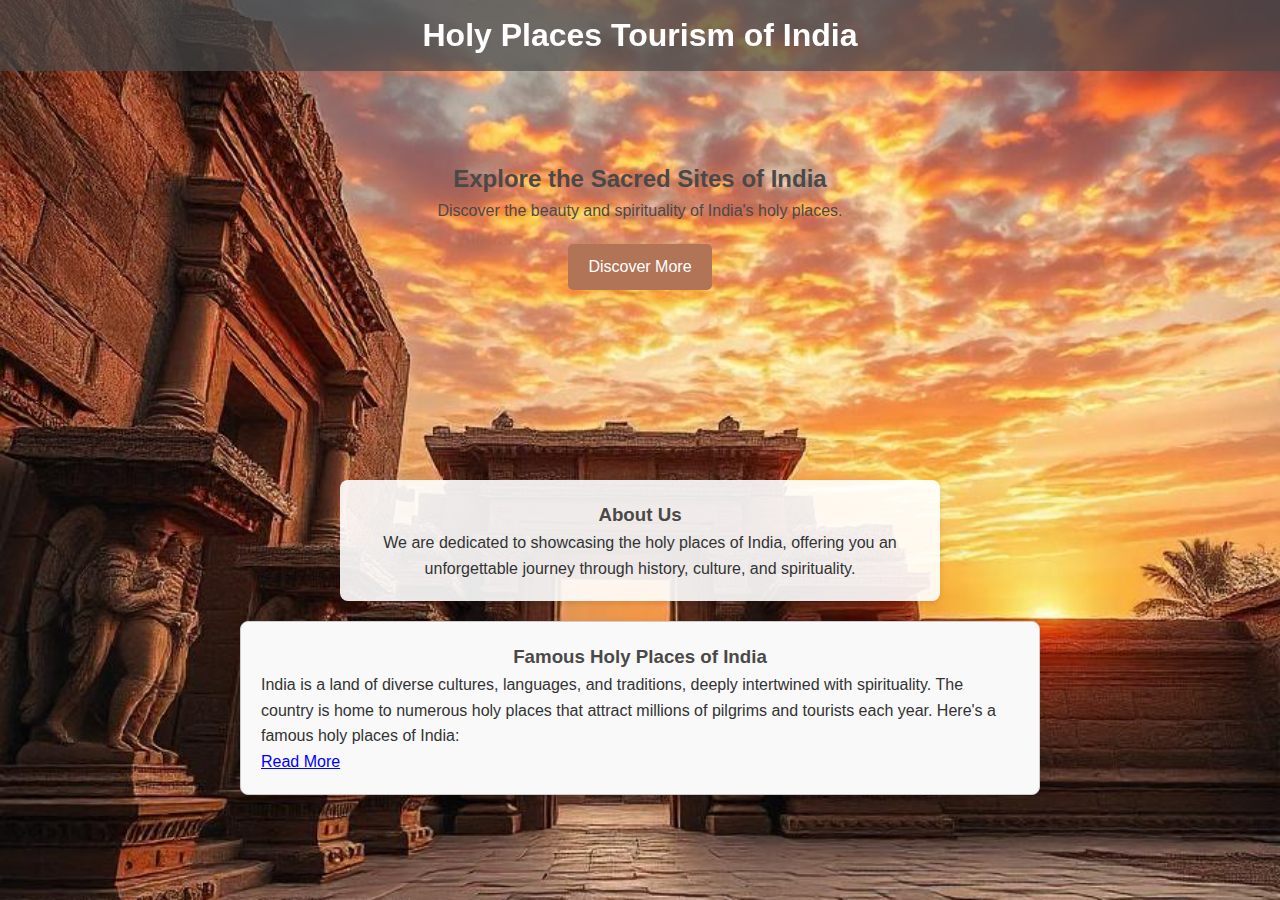
<file: index.html>
<!DOCTYPE html>
<html lang="en">
<head>
    <meta charset="UTF-8">
    <meta name="viewport" content="width=device-width, initial-scale=1.0">
    <title>Holy Places Tourism of India</title>
    <link rel="stylesheet" href="style.css">
</head>
<body>
    <header>
        <h1>Holy Places Tourism of India</h1>
    </header>

    <section id="hero">
        <h2>Explore the Sacred Sites of India</h2>
        <p>Discover the beauty and spirituality of India's holy places.</p>
        <a href="login.php" class="cta-button" id="discover-button">Discover More</a>
    </section>

    <section id="about">
        <h3>About Us</h3>
        <p>We are dedicated to showcasing the holy places of India, offering you an unforgettable journey through history, culture, and spirituality.</p>
    </section>

    <section id="destinations">
        <h3 style="text-align: center;">Famous Holy Places of India</h3>
        <p>India is a land of diverse cultures, languages, and traditions, deeply intertwined with spirituality. The country is home to numerous holy places that attract millions of pilgrims and tourists each year. Here's a famous holy places of India: </p>
        <span class="read-more" id="read-more">Read More</span>
        <div class="more-destinations" id="more-destinations">
            <p>Varanasi, Ayodhya, kedarnath, Tirupati, Shirdi,Madurai, Vaishnodevi, Sabarimala, Ranakpur, Haridwar, Amritsar, Bodh Gaya, Amarnath, Mathura, Rishikesh, Badrinath, Vrindavan, Rameshwaram, Pushkar, Puri</p>
        </div>
    </section>
    <script>
        document.getElementById('read-more').addEventListener('click', function() {
            const moreDestinations = document.getElementById('more-destinations');
            if (moreDestinations.style.display === 'none' || moreDestinations.style.display === '') {
                moreDestinations.style.display = 'block'; 
                this.textContent = 'Show Less'; 
            } else {
                moreDestinations.style.display = 'none'; 
                this.textContent = 'Read More'; 
            }
        });
    </script>
</body>
</html>
</file>
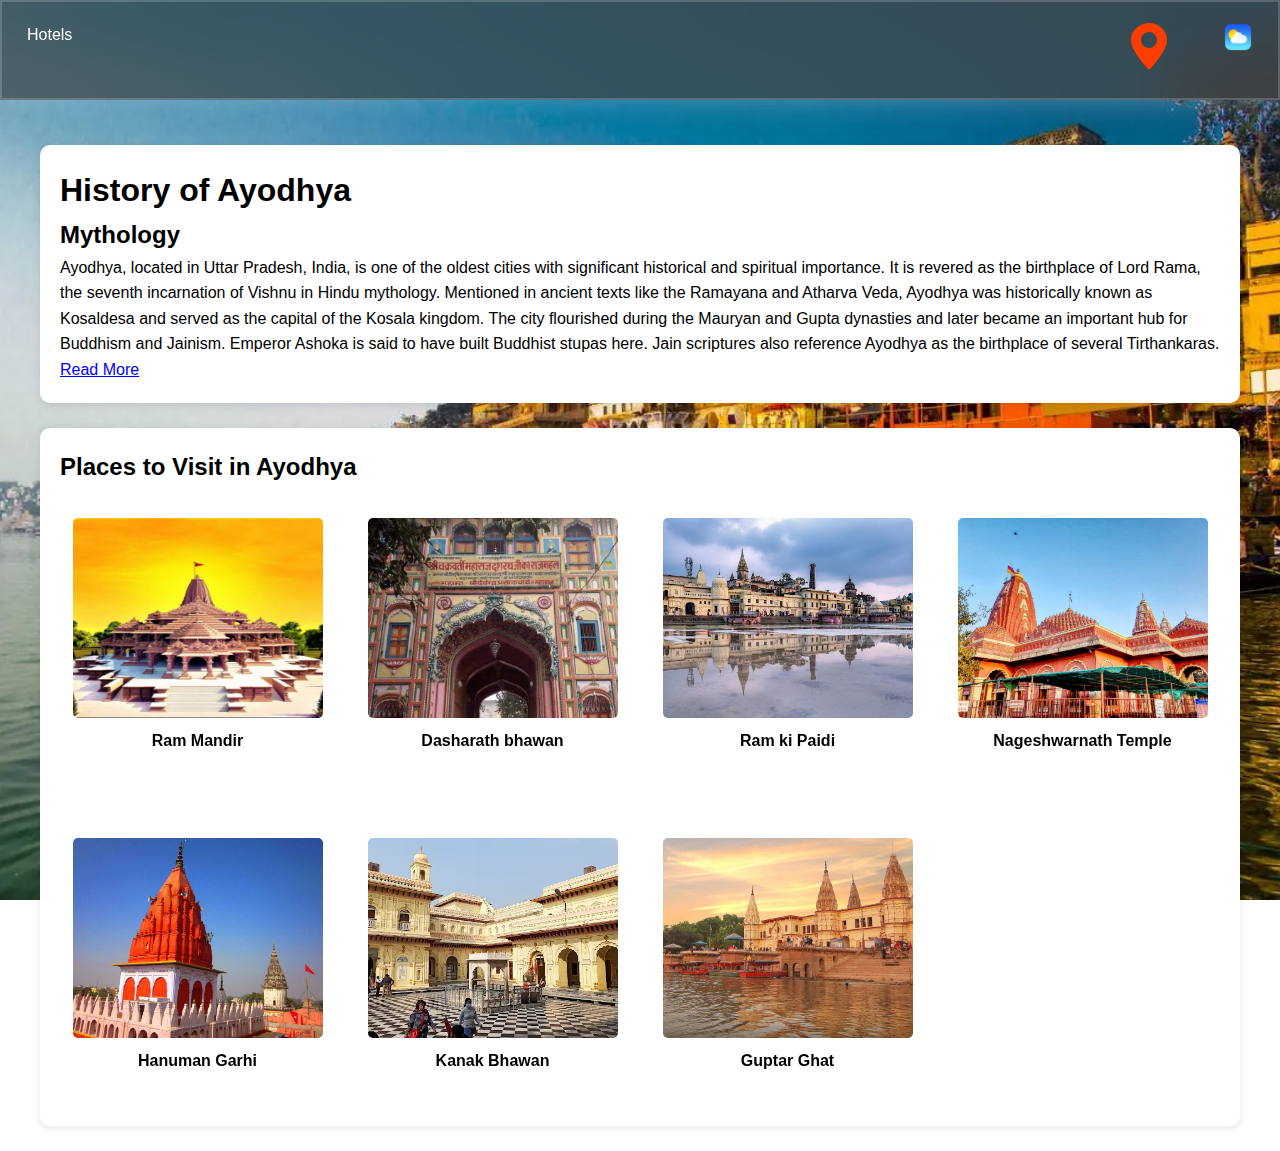
<file: ayodhya.html>
<!DOCTYPE html>
<html lang="en">
<head>
    <meta charset="UTF-8">
    <meta name="viewport" content="width=device-width, initial-scale=1.0">
    <title>Explore Ayodhya</title>
    <style>
 * {
            box-sizing: border-box;
            margin: 0;
            padding: 0;
        }
        body {
            font-family: Arial, sans-serif;
            line-height: 1.6;
            background-color: #ac9080;
            background: url('varanasi bg.webp') no-repeat center center fixed; 
            background-size: cover;
            padding-top: 60px; /* Space for fixed header */
        }
        nav {
            background-color: rgba(74, 73, 71, 0.7);
            display: flex;
            justify-content: center;
            padding: 10px 0;
            position: fixed; 
            width: 100%; 
            top: 0; /* Fixed to the top */
            z-index: 999; /* Above content */
            backdrop-filter: blur(30px);
            box-shadow: 0px 0px 30px rgba(227,228,237,0.37);
            border: 2px solid rgba(255, 255, 255, 0.18);
        }
        nav a {
            color: white;
            text-decoration: none;
            padding: 10px 15px;
            margin: 0 10px;
            transition: background 0.3s;
        }
        nav a:hover {
            background: rgba(255, 255, 255, 0.2);
        }
        .hidden {
            display: none;
        }
        .read-more {
            color: blue;
            cursor: pointer;
            text-decoration: underline;
        }
        .content {
            max-width: 1200px;
            margin: 85px auto 20px; /* Reduced bottom margin */
            padding: 20px;
            background: white;
            border-radius: 10px;
            box-shadow: 0 2px 10px rgba(0, 0, 0, 0.1);
        }
        .places {
            max-width: 1200px;
            margin: 25px auto; /* Center the places section */
            padding: 20px;
            background: white;
            border-radius: 10px;
            box-shadow: 0 2px 10px rgba(0, 0, 0, 0.1);
        }
        .card-container {
    display: grid;
    grid-template-columns: repeat(4, 1fr); /* 4 cards per row */
    gap: 20px; /* Space between cards */
}

.card {
    perspective: 1000px; /* Add perspective for 3D effect */
    height: 300px;
}

.card-inner {
    position: relative;
    width: 100%;
    height: 300px; /* Set a fixed height */
    transition: transform 0.6s;
    transform-style: preserve-3d; /* Ensure children are in 3D space */
}

.card-front, .card-back {
    position: absolute;
    width: 100%;
    height: 100%;
    backface-visibility: hidden; /* Hide the back side when not flipped */
    border-radius: 5px; /* Optional: Rounding */
    overflow: hidden; /* Hide overflow */
}

.card-front {
    z-index: 2; /* Ensure front is above */
    background-color: #fff; /* Background color */
    display: flex;
    justify-content: center;
    align-items: center;
    flex-direction: column;
}

.card-back {
    transform: rotateY(180deg); /* Position back side */
    background:#3e362e; /* Dark background */
    color: white;
    display: flex;
    justify-content: center;
    align-items: center;
    text-align: center;
    padding: 20px;
    overflow-y: auto;
}

.card:hover .card-inner {
    transform: rotateY(180deg); /* Flip the card on hover */
}

.card img {
    width: 250px;
    height: 200px;
    border-radius: 5px; /* Optional: Rounding for images */
    object-fit: cover
}

.card-title {
    margin-top: 10px;
    font-size: 16px;
    font-weight: bold;
}
.hidden {
    display: none;
}
#weather.hidden {
    display: none;
}
#weather {
    position: absolute; /* Change from fixed */
    top: 50px; /* Adjust to appear below the weather icon */
    right: 20px; /* Align near the icon */
    background: white;
    padding: 10px;
    border-radius: 10px;
    box-shadow: 0 2px 10px rgba(0, 0, 0, 0.2);
    font-size: 14px;
    z-index: 1000;
}
@media (max-width: 768px) {
    .card-container {
        grid-template-columns: repeat(2, 1fr); /* 2 cards per row on smaller screens */
    }
    .card {
        height: 250px; /* Adjust for smaller screens */
    }

    .card-inner {
        height: 250px;
    }

    .card img {
        width: 200px;
        height: 200px;
    }
}
@media (max-width: 480px) {
    .card-container {
        grid-template-columns: 1fr; /* 1 card per row on mobile */
    }
    .card {
        height: 220px; /* Further adjustment for mobile screens */
    }

    .card-inner {
        height: 220px;
    }

    .card img {
        width: 180px;
        height: 180px;
    }
}
    </style>
</head>
<body>
    <nav>
        <a href="hotelsayodhya.html">Hotels</a>
        <a href="https://www.google.com/maps/place/ayodya,+Uttar+Pradesh" target="_blank" style="margin-left: auto; color: white; text-decoration: none;">
         <img src="icons8-location-48.png">
    </a>
    <a href="javascript:void(0);" id="weather-icon" onclick="toggleWeather()" style="color: white; text-decoration: none; margin-left: 10px;">
    <img src="Weather-icon.png" alt="Weather" style="width: 30px; height: 30px;">
    </a>
        </nav>   
        <div id="weather" class="hidden">
            <p id="description">Weather: --</p>
            <p id="temperature">Temperature: --</p>
            <p id="humidity">Humidity: --</p>
        </div>     
        <div class="content">
            <h1>History of Ayodhya</h1>
            <h2 style="color:black;">Mythology</h2>
            <p>Ayodhya, located in Uttar Pradesh, India, is one of the oldest cities with significant historical and spiritual importance. It is revered as the birthplace of Lord Rama, the seventh incarnation of Vishnu in Hindu mythology. Mentioned in ancient texts like the Ramayana and Atharva Veda, Ayodhya was historically known as Kosaldesa and served as the capital of the Kosala kingdom. 
    
                The city flourished during the Mauryan and Gupta dynasties and later became an important hub for Buddhism and Jainism. Emperor Ashoka is said to have built Buddhist stupas here. Jain scriptures also reference Ayodhya as the birthplace of several Tirthankaras.</p>
            <div id="extraText" class="hidden">
               <p>In medieval times, Ayodhya witnessed the rise of Hinduism under the rule of the Gahadavalas but later saw political and cultural shifts during Mughal rule. The Babri Masjid was constructed in the 16th century, which became a point of contention in later centuries.
                In modern history, Ayodhya gained global attention due to the Ram Janmabhoomi dispute over the site believed to be Lord Rama's birthplace. This culminated in the 2019 Supreme Court verdict, paving the way for the construction of the Ram Mandir, further cementing Ayodhya's status as a vital religious and cultural landmark in India.</p>
            </div>
        <span id="readMoreBtn" class="read-more" onclick="toggleReadMore()">Read More</span>
    </div>
    <div class="places">
        <h2 style="color:black;">Places to Visit in Ayodhya</h2>
        <div class="card-container">
            <div class="card">
                <div class="card-inner">
                    <div class="card-front">
                        <img src="ayodhya background.avif" alt="Ram Mandir">
                        <div class="card-title">Ram Mandir</div>
                    </div>
                    <div class="card-back">
                        <div>This temple i the big attraction of ayodhya. The Ram Mandir is a Hindu temple that is being built in Ayodhya, Uttar Pradesh, India, at the site of Ram Janmabhoomi. The Ram Mandir is a partially constructed Hindu temple complex Many Hindus, the mythical birthplace of Rama,a principal deity of Hinduism. The temple was inaugurated on 22 January 2024 after a prana pratishtha (consecration) ceremony.
                            <br><br>
                            <!-- Location Link -->
                            <a href="https://maps.app.goo.gl/iJKVAgDGffPG77Xs9" target="_blank" style="color: yellow; text-decoration: underline;">
                                View Location
                            </a>
                        </div>
                    </div>
                </div>
            </div>
            <div class="card">
                <div class="card-inner">
                    <div class="card-front">
                        <img src="dasharath bhawan.jpg" alt="Dasharath bhawan">
                        <div class="card-title">Dasharath bhawan</div>
                    </div>
                    <div class="card-back">
                        <div>Located in the heart of the city, in Ramkot Ayodhya, in Faizabad; Dashrath Bhavan is the original residence of King Dashrath- the ruler of Ayodhya and father to Lord Sri Ram. Popularly known as Bada Asthan or Badi Jagah, Dashrath Mahal houses magnificent shrines of King Ram.

                            Believed to have housed Lord Rama's childhood and King Dasharath's capital, this pretty palace hosts a decorated and ornamented entrance with beautiful paintings. Within the palace, there are saffron-clad monks chanting mantras, singing and dancing.
                            
                            Although relatively smaller than the superlative of a palace, the Dashrath Bhavan is a definite magnet during festivities such as Ram Vivah, Karthik Mela, Diwali, Ram Navami and Shravan Mela.
                            <br><br>
                <!-- Location Link -->
                <a href="https://maps.app.goo.gl/MLNU8YCTCqLf9iwT8" target="_blank" style="color: yellow; text-decoration: underline;">
                    View Location
                </a>
                        </div>
                    </div>.
                </div>
            </div>
            <div class="card">
                <div class="card-inner">
                    <div class="card-front">
                        <img src="Ram_ki_Paidi.avif" alt=" Ram ki Paidi">
                        <div class="card-title">Ram ki Paidi</div>
                    </div>
                    <div class="card-back">
                        <div>Ram ki Paidi in Ayodhya is a series of sacred ghats along the Sarayu River, known for its stunning architecture, religious significance, and mesmerizing evening aarti ceremonies.Ram ki Paidi is a series of ghats on the bank of the Saryu river in Ayodhya, India. A large number of pilgrims visit daily to take a bath in the holy waters.

                         There were enormous bathing ghats throughout the banks of the Sarayu, and the ones at Nayaghat were immersed in heavy rain and floods. These were rebuilt in 1985.
                            
                        On Deepawali in October 2019 Ayodhya created a Guinness world record by lighting 450,000 lamps at the Ram ki Paidi.
                            <br><br>
                            <!-- Location Link -->
                            <a href="https://maps.app.goo.gl/PHowVq8KEeZN6Po6A" target="_blank" style="color:yellow; text-decoration: underline;">
                                View Location
                            </a>
                        </div>
                    </div>
                </div>
            </div>
            <div class="card">
                <div class="card-inner">
                    <div class="card-front">
                        <img src="nageshwarnath.jpg" alt=" Nageshwarnath Temple">
                        <div class="card-title">Nageshwarnath Temple</div>
                    </div>
                    <div class="card-back">
                        <div>The presiding deity of Ayodhya is Lord Nageshwarnathji. It is believed that Lord Ram’s son, Kush, built the beautiful temple dedicated to him. The Shivalinga ensconced here is said to be quite ancient.

                            As per folklore, Kush was taking a bath in the Saryu River when his armlet fell into the water. After some time, a nag kanya (snake woman) appeared and returned it to him. They fell in love with each other and Kush got the temple structured for her.
                            
                            Being one of the most important and venerated temples in Ayodhya, it attracts large crowds of devotees from all over during the festival of Mahashivaratri. The present edifice of the temple was constructed in 1750 AD.
                            <br><br>
                            <!-- Location Link -->
                            <a href="https://maps.app.goo.gl/E62hLSseQmbsAWAH8" target="_blank" style="color:yellow; text-decoration: underline;">
                                View Location
                            </a>
                        </div>
                    </div>
                </div>
            </div>
            <div class="card">
                <div class="card-inner">
                    <div class="card-front">
                        <img src="hanuman ghari.jpg" alt="Hanuman Garhi">
                        <div class="card-title">Hanuman Garhi</div>
                    </div>
                    <div class="card-back">
                        <div>Hanuman Garhi in Ayodhya is a revered temple dedicated to Lord Hanuman, known for its fort-like structure and stunning views, symbolizing Hanuman's eternal devotion to Lord Rama. it is one of the most important temples in the city along with other temples such as Ram Mandir and Nageshwar Nath.This shrine is under the charge of Bairagi Mahants of Ramanandi Sampradaya and Nirvani Akhara.
                            <br><br>
                            <!-- Location Link -->
                            <a href="https://maps.app.goo.gl/DwT1kWs8xV5PpLJG6" target="_blank" style="color: yellow; text-decoration: underline;">
                                View Location
                            </a>
                        </div>
                    </div>
                </div>
            </div>
            <div class="card">
                <div class="card-inner">
                    <div class="card-front">
                        <img src="kanak.avif" alt="Kanak Bhawan">
                        <div class="card-title">Kanak Bhawan</div>
                    </div>
                    <div class="card-back">
                        <div>Kanak Bhawan ('Golden Palace') is a temple in Ram Janmabhoomi, Ayodhya, which is in the north-east of Ramkot.It is one of the most famous temples of Ayodhya.It is believed that this palace (temple) was gifted by Kaikeyi, immediately after the marriage of Rama with Sita and hence, it is their personal palace. According to the mythology, after the original Kanak Bhawan was damaged, it was rebuilt by Krishna himself in the Dvapar Yuga. It is believed that it was renovated by Vikramaditya in the medieval period. Later, it was renovated by Queen Vrishabhanu Kunwari which is still present today. The main idols installed in the sanctum sanctorum are of Rama and Sita.
                            <br><br>
                            <!-- Location Link -->
                            <a href="https://maps.app.goo.gl/q6AAzKzjdj6M7sJQA" target="_blank" style="color:yellow; text-decoration: underline;">
                                View Location
                            </a>
                        </div>
                    </div>
                </div>
            </div>
            <div class="card">
                <div class="card-inner">
                    <div class="card-front">
                        <img src="guptar ghat.jpg" alt="Guptar Ghat">
                        <div class="card-title">Guptar Ghat</div>
                    </div>
                    <div class="card-back">
                        <div>Guptar Ghat Bhawan in Ayodhya is renowned for its spiritual significance, offering a peaceful setting for devotees. It is associated with Lord Rama and is a revered site for rituals.This place is said to be the place where the Hindu deity Lord Ram meditated and undertook the ‘Jal Samadhi’ in the river. After which, he attained ‘Baikuntha’ and descended into heaven as an avatar of Lord Vishnu.
                        Among the several temples situated here, the Sita- Ram temple, Chakrahari shrine and the Narsingh temple are popular. Revamped in the 1800s and constantly improvised by the UP Government, the Guptar Ghat is currently equipped with modern amenities as well.
                            <br><br>
                            <!-- Location Link -->
                            <a href="https://maps.app.goo.gl/5BnBZJdAqk7FaWUZ9" target="_blank" style="color:yellow; text-decoration: underline;">
                                View Location
                            </a>
                        </div>
                    </div>
                </div>
            </div>
        </div>
    </div>        
    <script>
        function toggleReadMore() {
            const extraText = document.getElementById('extraText');
            const readMoreBtn = document.getElementById('readMoreBtn');
            if (extraText.classList.contains('hidden')) {
                extraText.classList.remove('hidden');
                readMoreBtn.textContent = 'Read Less';
            } else {
                extraText.classList.add('hidden');
                readMoreBtn.textContent = 'Read More';
            }
        }
        function toggleWeather() {
    const weatherContainer = document.getElementById('weather');
    if (weatherContainer.classList.contains('hidden')) {
        weatherContainer.classList.remove('hidden');
        getWeather(); // Fetch weather data when shown
    } else {
        weatherContainer.classList.add('hidden');
    }
}

function getWeather() {
    const apiKey = '14c67bc26d0de9b65b08629ef11f3571'; // Replace with your actual API key
    const city = 'Ayodhya';
    const units = 'metric'; // Celsius
    const apiUrl = `https://api.openweathermap.org/data/2.5/weather?q=${city}&units=${units}&appid=${apiKey}`;

    fetch(apiUrl)
        .then(response => {
            if (!response.ok) {
                throw new Error('Network response was not ok');
            }
            return response.json();
        })
        .then(data => {
            const description = data.weather[0].description;
            const temperature = data.main.temp;
            const humidity = data.main.humidity;

            document.getElementById('description').textContent = `Weather: ${description}`;
            document.getElementById('temperature').textContent = `Temperature: ${temperature}°C`;
            document.getElementById('humidity').textContent = `Humidity: ${humidity}%`;
        })
        .catch(error => {
            console.error('Error fetching weather data:', error);
            document.getElementById('weather').innerHTML = '<p>Error fetching weather data</p>';
        });
}

    </script>
</body>
</html>
</file>
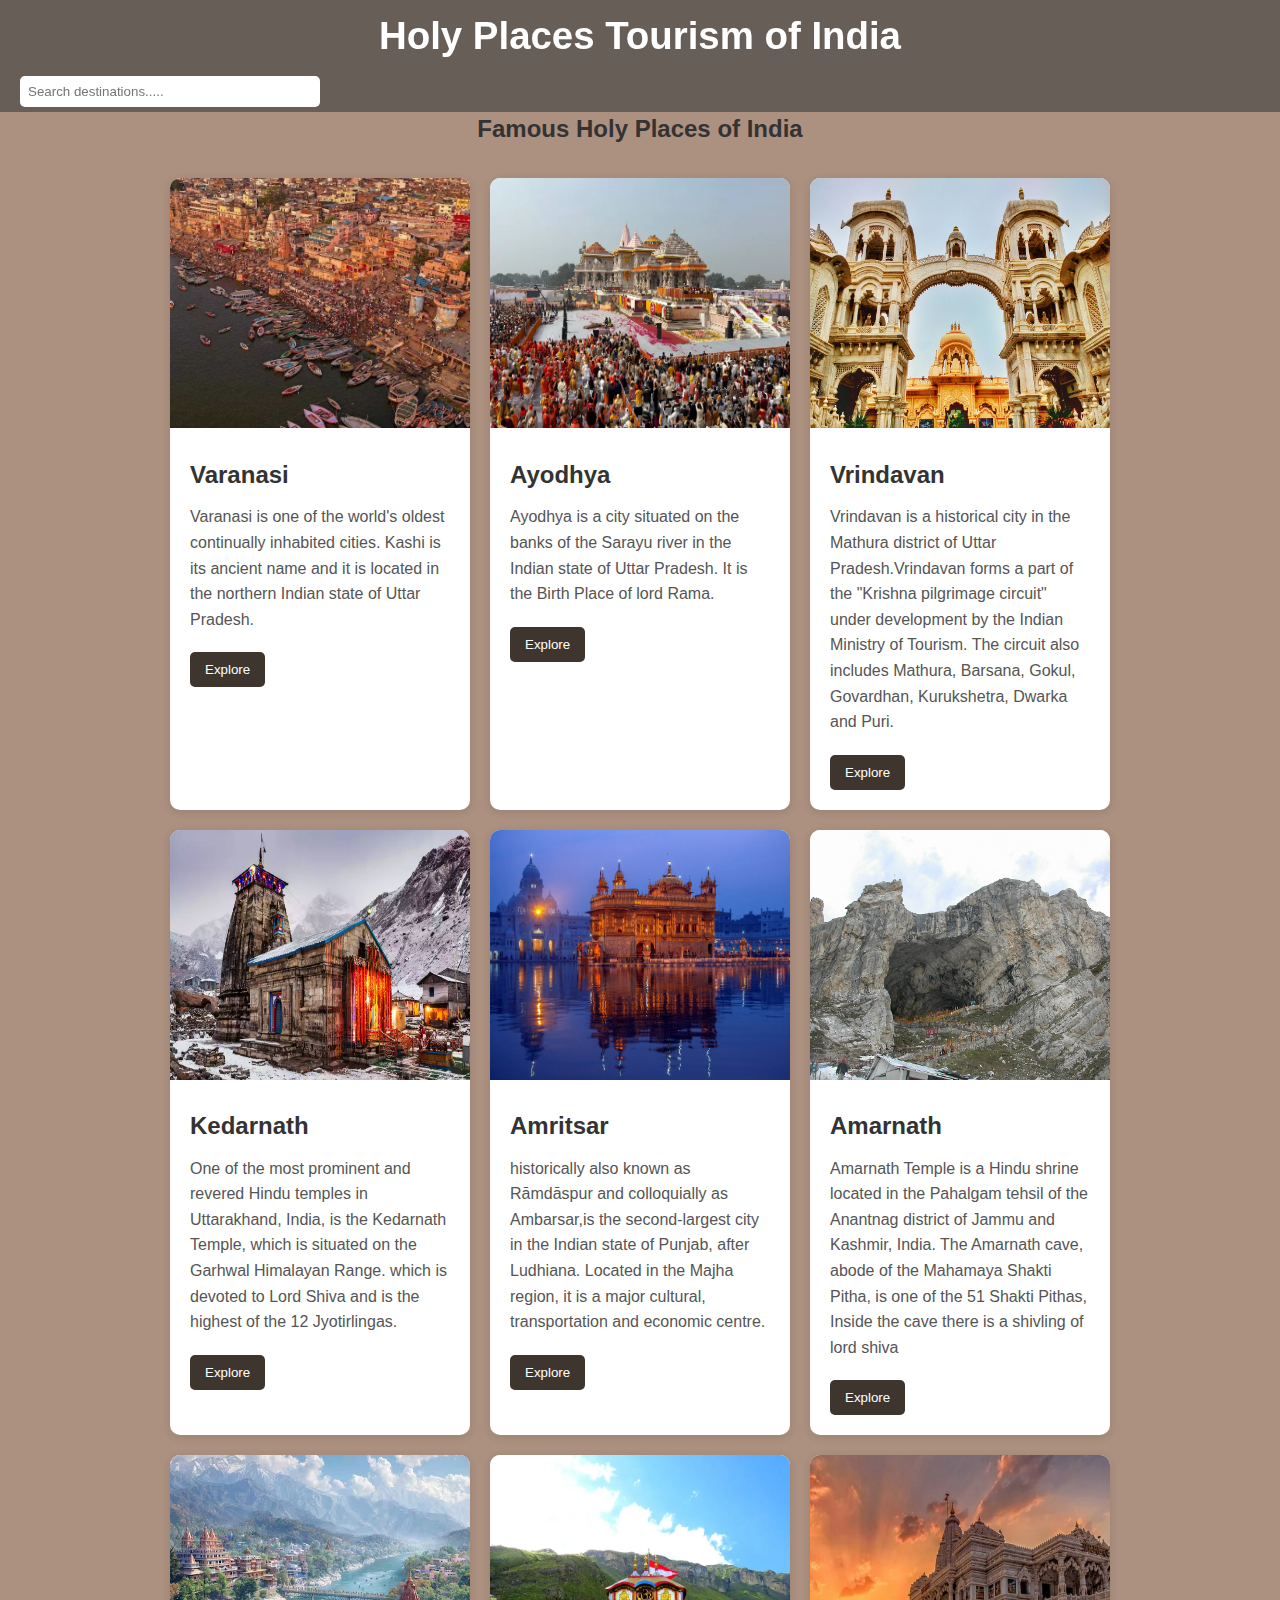
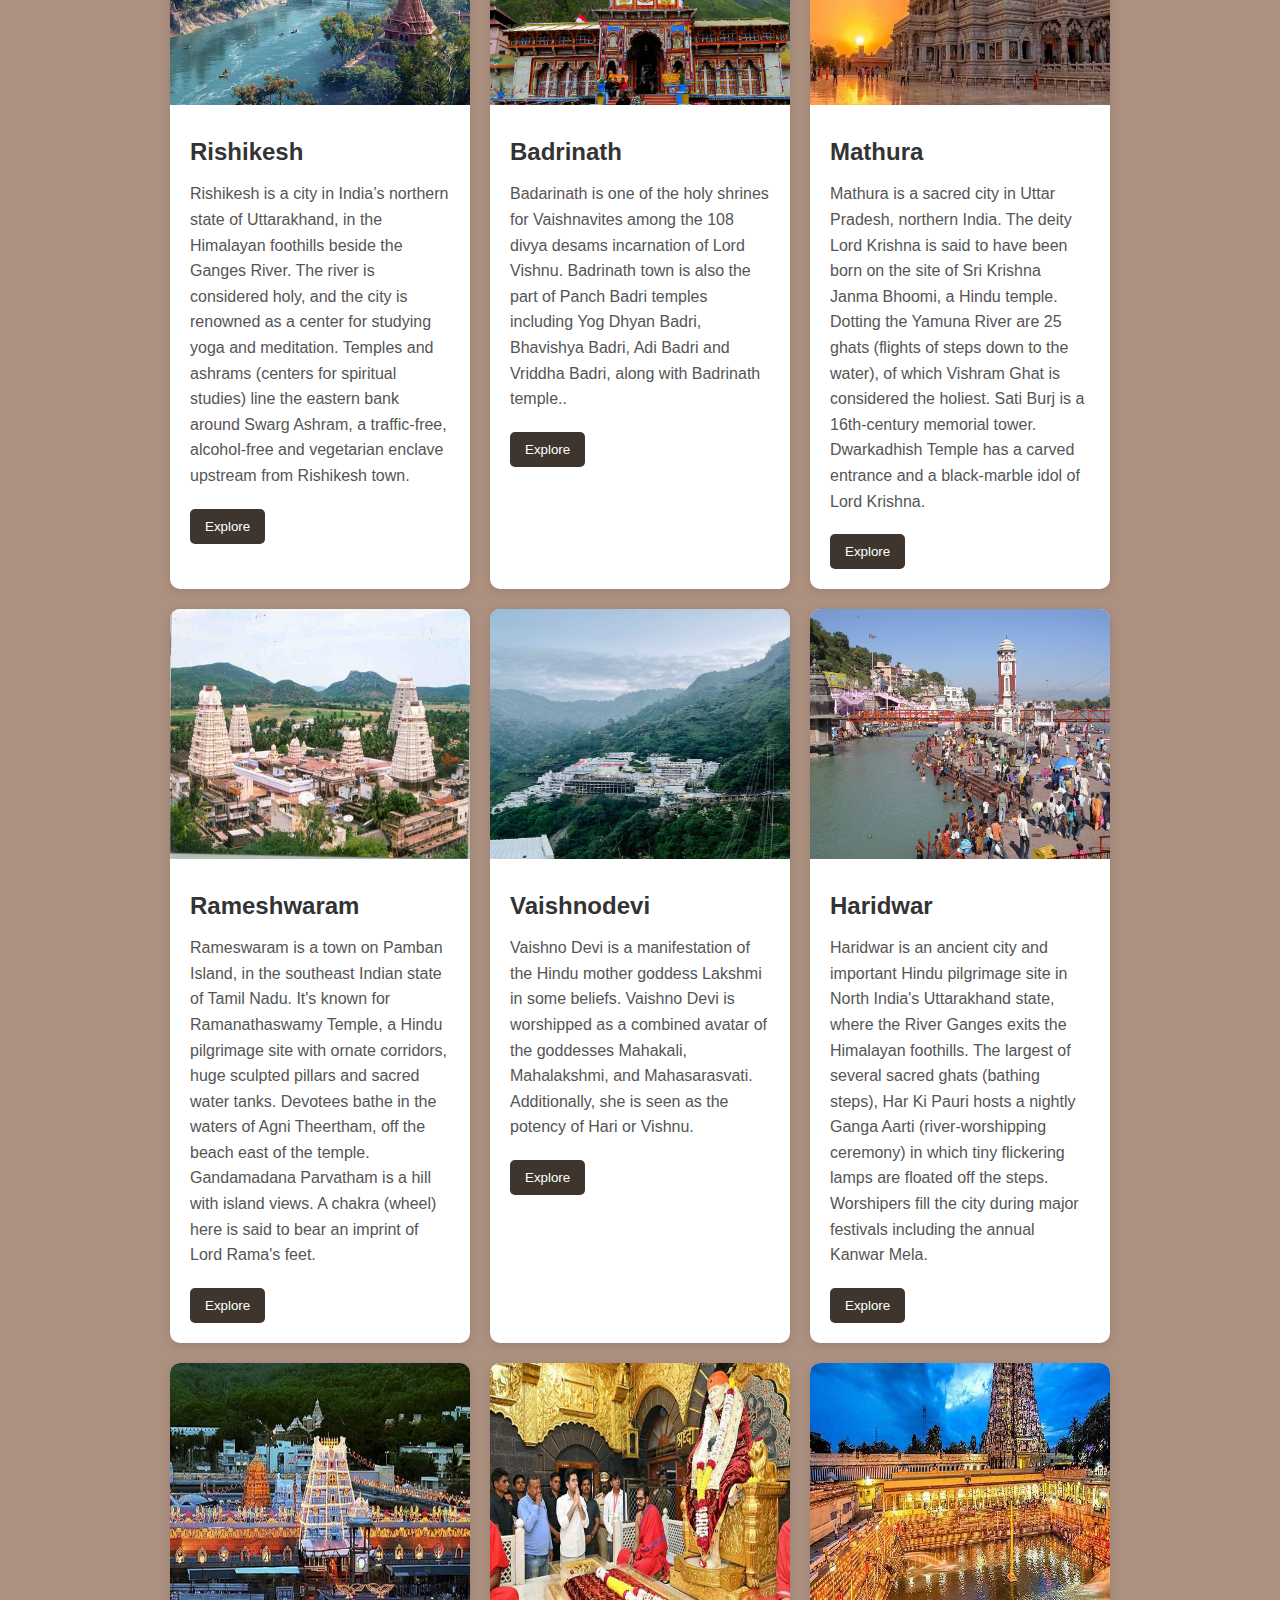
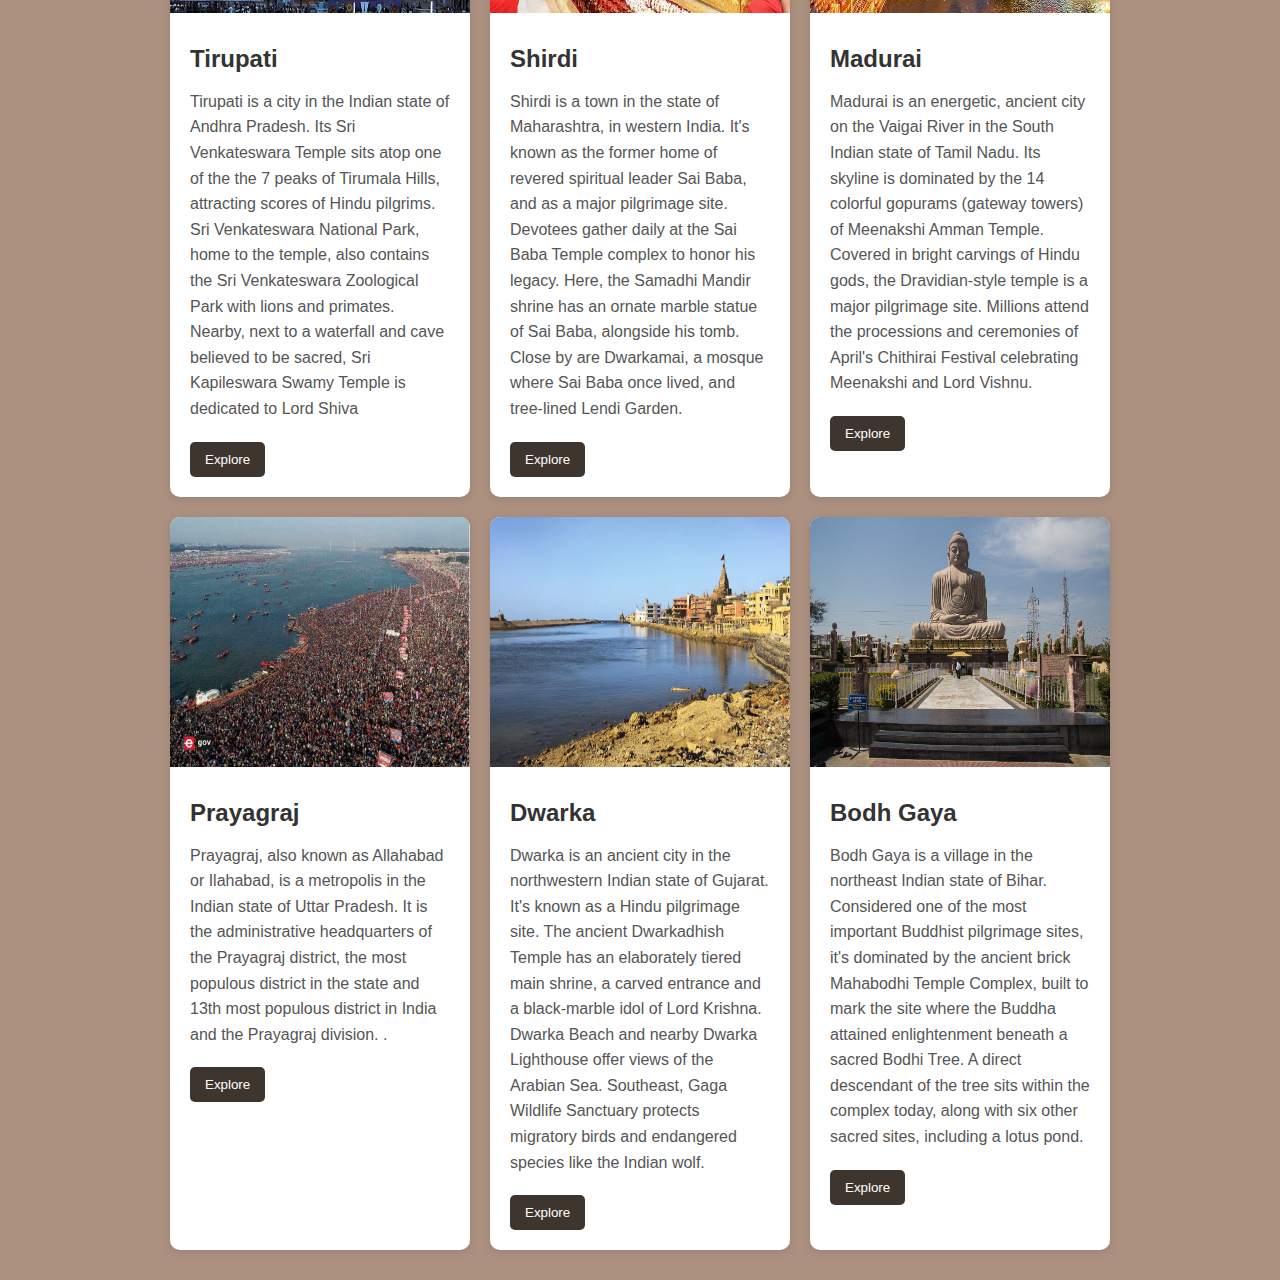
<file: holy_places.html>
<!DOCTYPE html>
<html lang="en">
<head>
    <meta charset="UTF-8">
    <meta name="viewport" content="width=device-width, initial-scale=1.0">
    <title>Holy Places Tourism of India</title>
    <style>
        * {
            box-sizing: border-box;
            margin: 0;
            padding: 0;
        }

        body {
            font-family: Arial, sans-serif;
            line-height: 1.6;
            color: #333;
            background-color:#ac9080;
            padding-top: 60px;
        }
        header {
    background-color: rgba(74, 73, 71, 0.7);
    color: white;
    padding: 5px 10px; 
    text-align: left;
    position: fixed;
    width: 100%;
    top: 0;
    z-index: 1000;
    font-size: 1.2em;
}
        header input[type="text"] {
            padding: 8px;
            margin-top: 10px;
            border: none;
            border-radius: 5px;
            width: 300px;
            margin-left: 10px; 
            display: inline-block;
        }

        .card-container {
            display: flex;
            justify-content: center;
            flex-wrap: wrap;
            padding: 20px;
        }

        .card {
            background: white;
            border-radius: 10px;
            box-shadow: 0 2px 10px rgba(0, 0, 0, 0.1);
            overflow: hidden;
            width: 300px;
            margin: 10px;
        }

        .card-img {
            width: 100%;
            height: 250px;
        }

        .card-content {
            padding: 20px;
            
        }

        .card-title {
            margin: 0 0 10px;
            font-size: 1.5em;
        }

        .card-text {
            margin: 0 0 20px;
            color: #555;
        }

        .card-button {
            background-color:#3e362e;
            color: white;
            border: none;
            border-radius: 5px;
            padding: 10px 15px;
            cursor: pointer;
            transition: background-color 0.3s;
        }
        .card-button:hover {
            background-color: #865d36;
        }

    </style>
</head>
<body>
    <header>
        <h1 style="text-align: center;">Holy Places Tourism of India</h1>
        <input type="text" id="search-bar" placeholder="Search destinations....." onkeyup="searchFunction()" />
    </header>
    <div> <h2 style="text-align: center; margin-top: 50px; margin-bottom: 0px;">Famous Holy Places of India</h2></div>
    <div class="card-container">
        <div class="card">
            <img src="varanasi image.jpg" alt="Card Image" class="card-img">
            <div class="card-content">
                <h2 class="card-title">Varanasi</h2>
                <p class="card-text">Varanasi is one of the world's oldest continually inhabited cities. Kashi is its ancient name and it is located in the northern Indian state of Uttar Pradesh.</p>
                <button class="card-button" onclick="window.location.href='varanasi.html'">Explore</button>
            </div>
        </div>

        <div class="card">
            <img src="Ayodhya.webp" alt="Card Image" class="card-img">
            <div class="card-content">
                <h2 class="card-title">Ayodhya</h2>
                <p class="card-text">Ayodhya is a city situated on the banks of the Sarayu river in the Indian state of Uttar Pradesh. It is the Birth Place of lord Rama.</p>
                <button class="card-button" onclick="window.location.href='ayodhya.html'">Explore</button>
            </div>
        </div>
        <div class="card">
            <img src="Vrindavan.jpg" alt="Card Image" class="card-img">
            <div class="card-content">
                <h2 class="card-title">Vrindavan</h2>
                <p class="card-text">Vrindavan is a historical city in the Mathura district of Uttar Pradesh.Vrindavan forms a part of the "Krishna pilgrimage circuit" under development by the Indian Ministry of Tourism. The circuit also includes Mathura, Barsana, Gokul, Govardhan, Kurukshetra, Dwarka and Puri.</p>
                <button class="card-button" onclick="window.location.href='vrindavan.html'">Explore</button>
            </div>
        </div>
        <div class="card">
            <img src="kedarnath.webp" alt="Card Image" class="card-img">
            <div class="card-content">
                <h2 class="card-title">Kedarnath</h2>
                <p class="card-text">One of the most prominent and revered Hindu temples in Uttarakhand, India, is the Kedarnath Temple, which is situated on the Garhwal Himalayan Range. which is devoted to Lord Shiva and is the highest of the 12 Jyotirlingas.</p>
                <button class="card-button" onclick="window.location.href='kedarnath.html'">Explore</button>
            </div>
        </div>
        <div class="card">
            <img src="Amrithsar.jpg" alt="Card Image" class="card-img">
            <div class="card-content">
                <h2 class="card-title">Amritsar</h2>
                <p class="card-text">historically also known as Rāmdāspur and colloquially as Ambarsar,is the second-largest city in the Indian state of Punjab, after Ludhiana. Located in the Majha region, it is a major cultural, transportation and economic centre.</p>
                <button class="card-button" onclick="Explore('Card Title 3')">Explore</button>
            </div>
        </div>
        <div class="card">
            <img src="Amarnath.jpg" alt="Card Image" class="card-img">
            <div class="card-content">
                <h2 class="card-title">Amarnath</h2>
                <p class="card-text">Amarnath Temple is a Hindu shrine located in the Pahalgam tehsil of the Anantnag district of Jammu and Kashmir, India. The Amarnath cave, abode of the Mahamaya Shakti Pitha, is one of the 51 Shakti Pithas, Inside the cave there is a shivling of lord shiva </p>
                <button class="card-button" onclick="Explore('Card Title 3')">Explore</button>
            </div>
        </div>
        <div class="card">
            <img src="Rishikesh.avif" alt="Card Image" class="card-img">
            <div class="card-content">
                <h2 class="card-title">Rishikesh</h2>
                <p class="card-text">Rishikesh is a city in India’s northern state of Uttarakhand, in the Himalayan foothills beside the Ganges River. The river is considered holy, and the city is renowned as a center for studying yoga and meditation. Temples and ashrams (centers for spiritual studies) line the eastern bank around Swarg Ashram, a traffic-free, alcohol-free and vegetarian enclave upstream from Rishikesh town.</p>
                <button class="card-button" onclick="Explore('Card Title 3')">Explore</button>
            </div>
        </div>
        <div class="card">
            <img src="Badrinath.webp" alt="Card Image" class="card-img">
            <div class="card-content">
                <h2 class="card-title">Badrinath</h2>
                <p class="card-text">Badarinath is one of the holy shrines for Vaishnavites among the 108 divya desams incarnation of Lord Vishnu. Badrinath town is also the part of Panch Badri temples including Yog Dhyan Badri, Bhavishya Badri, Adi Badri and Vriddha Badri, along with Badrinath temple..</p>
                <button class="card-button" onclick="Explore('Card Title 3')">Explore</button>
            </div>
        </div>
        <div class="card">
            <img src="mathura.jpg" alt="Card Image" class="card-img">
            <div class="card-content">
                <h2 class="card-title">Mathura</h2>
                <p class="card-text">Mathura is a sacred city in Uttar Pradesh, northern India. The deity Lord Krishna is said to have been born on the site of Sri Krishna Janma Bhoomi, a Hindu temple. Dotting the Yamuna River are 25 ghats (flights of steps down to the water), of which Vishram Ghat is considered the holiest. Sati Burj is a 16th-century memorial tower. Dwarkadhish Temple has a carved entrance and a black-marble idol of Lord Krishna. </p>
                <button class="card-button" onclick="Explore('Card Title 3')">Explore</button>
            </div>
        </div>
        <div class="card">
            <img src="Rameshwaram.jpg" alt="Card Image" class="card-img">
            <div class="card-content">
                <h2 class="card-title">Rameshwaram</h2>
                <p class="card-text">Rameswaram is a town on Pamban Island, in the southeast Indian state of Tamil Nadu. It's known for Ramanathaswamy Temple, a Hindu pilgrimage site with ornate corridors, huge sculpted pillars and sacred water tanks. Devotees bathe in the waters of Agni Theertham, off the beach east of the temple. Gandamadana Parvatham is a hill with island views. A chakra (wheel) here is said to bear an imprint of Lord Rama's feet.</p>
                <button class="card-button" onclick="Explore('Card Title 3')">Explore</button>
            </div>
        </div>
        <div class="card">
            <img src="vaishodevi.jpeg" alt="Card Image" class="card-img">
            <div class="card-content">
                <h2 class="card-title">Vaishnodevi</h2>
                <p class="card-text">Vaishno Devi is a manifestation of the Hindu mother goddess Lakshmi in some beliefs. Vaishno Devi is worshipped as a combined avatar of the goddesses Mahakali, Mahalakshmi, and Mahasarasvati. Additionally, she is seen as the potency of Hari or Vishnu.</p>
                <button class="card-button" onclick="Explore('Card Title 3')">Explore</button>
            </div>
        </div>
        <div class="card">
            <img src="Haridwar.JPG" alt="Card Image" class="card-img">
            <div class="card-content">
                <h2 class="card-title">Haridwar</h2>
                <p class="card-text">Haridwar is an ancient city and important Hindu pilgrimage site in North India's Uttarakhand state, where the River Ganges exits the Himalayan foothills. The largest of several sacred ghats (bathing steps), Har Ki Pauri hosts a nightly Ganga Aarti (river-worshipping ceremony) in which tiny flickering lamps are floated off the steps. Worshipers fill the city during major festivals including the annual Kanwar Mela.</p>
                <button class="card-button" onclick="Explore('Card Title 3')">Explore</button>
            </div>
        </div>
        <div class="card">
            <img src="Tirupati.avif" alt="Card Image" class="card-img">
            <div class="card-content">
                <h2 class="card-title">Tirupati</h2>
                <p class="card-text">Tirupati is a city in the Indian state of Andhra Pradesh. Its Sri Venkateswara Temple sits atop one of the the 7 peaks of Tirumala Hills, attracting scores of Hindu pilgrims. Sri Venkateswara National Park, home to the temple, also contains the Sri Venkateswara Zoological Park with lions and primates. Nearby, next to a waterfall and cave believed to be sacred, Sri Kapileswara Swamy Temple is dedicated to Lord Shiva</p>
                <button class="card-button" onclick="Explore('Card Title 3')">Explore</button>
            </div>
        </div>
        <div class="card">
            <img src="Shirdi.webp" alt="Card Image" class="card-img">
            <div class="card-content">
                <h2 class="card-title">Shirdi</h2>
                <p class="card-text">Shirdi is a town in the state of Maharashtra, in western India. It's known as the former home of revered spiritual leader Sai Baba, and as a major pilgrimage site. Devotees gather daily at the Sai Baba Temple complex to honor his legacy. Here, the Samadhi Mandir shrine has an ornate marble statue of Sai Baba, alongside his tomb. Close by are Dwarkamai, a mosque where Sai Baba once lived, and tree-lined Lendi Garden.</p>
                <button class="card-button" onclick="Explore('Card Title 3')">Explore</button>
            </div>
        </div>
        <div class="card">
            <img src="madurai.jpg" alt="Card Image" class="card-img">
            <div class="card-content">
                <h2 class="card-title">Madurai</h2>
                <p class="card-text">Madurai is an energetic, ancient city on the Vaigai River in the South Indian state of Tamil Nadu. Its skyline is dominated by the 14 colorful gopurams (gateway towers) of Meenakshi Amman Temple. Covered in bright carvings of Hindu gods, the Dravidian-style temple is a major pilgrimage site. Millions attend the processions and ceremonies of April's Chithirai Festival celebrating Meenakshi and Lord Vishnu.</p>
                <button class="card-button" onclick="Explore('Card Title 3')">Explore</button>
            </div>
        </div>
        <div class="card">
            <img src="Prayagraj.jpg" alt="Card Image" class="card-img">
            <div class="card-content">
                <h2 class="card-title">Prayagraj</h2>
                <p class="card-text">Prayagraj, also known as Allahabad or Ilahabad, is a metropolis in the Indian state of Uttar Pradesh. It is the administrative headquarters of the Prayagraj district, the most populous district in the state and 13th most populous district in India and the Prayagraj division. .</p>
                <button class="card-button" onclick="Explore('Card Title 3')">Explore</button>
            </div>
        </div>
        <div class="card">
            <img src="Dwarika.webp" alt="Card Image" class="card-img">
            <div class="card-content">
                <h2 class="card-title">Dwarka</h2>
                <p class="card-text">Dwarka is an ancient city in the northwestern Indian state of Gujarat. It's known as a Hindu pilgrimage site. The ancient Dwarkadhish Temple has an elaborately tiered main shrine, a carved entrance and a black-marble idol of Lord Krishna. Dwarka Beach and nearby Dwarka Lighthouse offer views of the Arabian Sea. Southeast, Gaga Wildlife Sanctuary protects migratory birds and endangered species like the Indian wolf.</p>
                <button class="card-button" onclick="Explore('Card Title 3')">Explore</button>
            </div>
        </div>
        <div class="card">
            <img src="Bodh Gaya.jpg" alt="Card Image" class="card-img">
            <div class="card-content">
                <h2 class="card-title">Bodh Gaya</h2>
                <p class="card-text">Bodh Gaya is a village in the northeast Indian state of Bihar. Considered one of the most important Buddhist pilgrimage sites, it's dominated by the ancient brick Mahabodhi Temple Complex, built to mark the site where the Buddha attained enlightenment beneath a sacred Bodhi Tree. A direct descendant of the tree sits within the complex today, along with six other sacred sites, including a lotus pond.</p>
                <button class="card-button" onclick="Explore('Card Title 3')">Explore</button>
            </div>
        </div>
        
    </div>
    <script>
        function searchFunction() {
            const input = document.getElementById('search-bar').value.toLowerCase();
            const cards = document.querySelectorAll('.card');

            cards.forEach(card => {
                const title = card.querySelector('.card-title').textContent.toLowerCase();
                if (title.includes(input)) {
                    card.style.display = 'block';
                } else {
                    card.style.display = 'none';
                }
            });
        }
    </script>
</body>
</html>
</file>
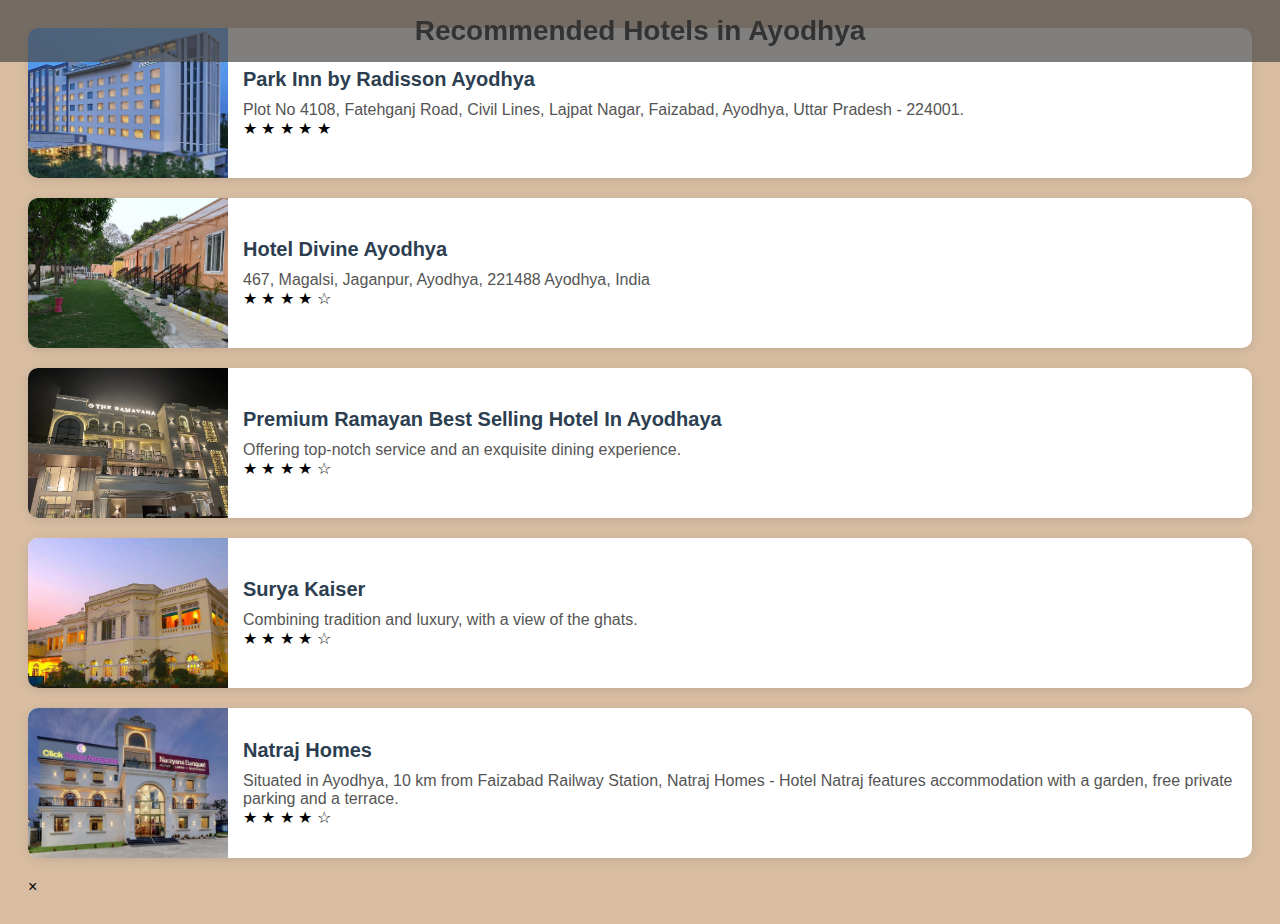
<file: hotelsayodhya.html>
<!DOCTYPE html>
<html lang="en">
<head>
    <meta charset="UTF-8">
    <meta name="viewport" content="width=device-width, initial-scale=1.0">
    <title>Recommended Hotels in Ayodhya</title>
    <style>
        body {
            font-family: Arial, sans-serif;
            background-color:#d8bda2;
            padding: 20px;
        }
        h1 {
            text-align: center;
            margin-bottom: 40px;
            color: #333;
        }
        .hotel {
            display: flex;
            background: white;
            border-radius: 10px;
            box-shadow: 0 2px 10px rgba(0, 0, 0, 0.1);
            margin-bottom: 20px;
            overflow: hidden;
        }
        .hotel img {
            width: 200px; /* Fixed width for images */
            height: 150px; /* Fixed height for images */
            object-fit: cover; /* Maintain aspect ratio */
        }
        .hotel-info {
            padding: 15px;
            display: flex;
            flex-direction: column;
            justify-content: center;
        }
        .hotel-info h2 {
            margin: 0 0 10px;
            font-size: 20px;
            color: #2c3e50;
        }
        .hotel-info p {
            margin: 0;
            color: #555;
        }
    </style>
</head>
<body>
    <header style="position: fixed; top: 0; left: 0; right: 0; background-color:  rgba(74, 73, 71, 0.7); color: white; padding: 15px; text-align: center; z-index: 1000;">
    <h1 style="margin: 0; font-size: 28px;">Recommended Hotels in Ayodhya</h1>
</header>

    </header>    
    <div class="hotel">
        <img src="park inn.jpg" alt="Taj ganga">
        <div class="hotel-info">
            <h2>Park Inn by Radisson Ayodhya</h2>
            <p>Plot No 4108, Fatehganj Road, Civil Lines, Lajpat Nagar, Faizabad, Ayodhya, Uttar Pradesh - 224001. </p>
            <div class="rating">
                <span class="star">★</span>
                <span class="star">★</span>
                <span class="star">★</span>
                <span class="star">★</span>
                <span class="star">★</span>
            </div>
        </div>
    </div>

    <div class="hotel">
        <img src="hotel divine ayodya.jpg" alt="amada Plaza">
        <div class="hotel-info">
            <h2>Hotel Divine Ayodhya</h2>
            <p>467, Magalsi, Jaganpur, Ayodhya, 221488 Ayodhya, India</p>
            <div class="rating">
                <span class="star">★</span>
                <span class="star">★</span>
                <span class="star">★</span>
                <span class="star">★</span>
                <span class="star">☆</span>
            </div>
        </div>
    </div>

    <div class="hotel">
        <img src="ramayana.jpg" alt="Cozy Inn">
        <div class="hotel-info">
            <h2>Premium Ramayan Best Selling Hotel In Ayodhaya</h2>
            <p>Offering top-notch service and an exquisite dining experience.</p>
            <div class="rating">
                <span class="star">★</span>
                <span class="star">★</span>
                <span class="star">★</span>
                <span class="star">★</span>
                <span class="star">☆</span>
            </div>
        </div>
    </div>

    <div class="hotel">
        <img src="Surya Kaiser.webp" alt="Hotel Surya Kaiser Palace">
        <div class="hotel-info">
            <h2>Surya Kaiser</h2>
            <p>Combining tradition and luxury, with a view of the ghats.</p>
            <div class="rating">
                <span class="star">★</span>
                <span class="star">★</span>
                <span class="star">★</span>
                <span class="star">★</span>
                <span class="star">☆</span>
            </div>
        </div>
    </div>
    <div class="hotel">
        <img src="narayana.jpg" alt="Cozy Inn">
        <div class="hotel-info">
            <h2>Natraj Homes</h2>
            <p>Situated in Ayodhya, 10 km from Faizabad Railway Station, Natraj Homes - Hotel Natraj features accommodation with a garden, free private parking and a terrace.</p>
            <div class="rating">
                <span class="star">★</span>
                <span class="star">★</span>
                <span class="star">★</span>
                <span class="star">★</span>
                <span class="star">☆</span>
            </div>
        </div>
    </div>

    <!-- Modal -->
    <div id="modal" class="modal">
        <span class="close" onclick="closeModal()">&times;</span>
        <div class="modal-content" id="modal-content">
            <!-- Images will be inserted here via JavaScript -->
        </div>
    </div>

    <script>
        function openModal(hotel) {
            const modalContent = document.getElementById("modal-content");
            modalContent.innerHTML = ""; // Clear previous images

            const images = {
                'taj_ganga': ['taj_ganga_1.jpg', 'taj_ganga_2.jpg', 'taj_ganga_3.jpg', 'taj_ganga_4.jpg', 'taj_ganga_5.jpg'],
                'ramada_plaza': ['ramada_1.jpg', 'ramada_2.jpg', 'ramada_3.jpg'],
                'cozy_inn': ['cozy_1.jpg', 'cozy_2.jpg', 'cozy_3.jpg'],
                'surya_kaiser': ['surya_1.jpg', 'surya_2.jpg', 'surya_3.jpg'],
                'hindusthan': ['hindusthan_1.jpg', 'hindusthan_2.jpg', 'hindusthan_3.jpg']
            };

            images[hotel].forEach(img => {
                const imageElement = document.createElement("img");
                imageElement.src = img;
                imageElement.alt = img;
                modalContent.appendChild(imageElement);
            });

            document.getElementById("modal").style.display = "block"; // Show modal
        }

        function closeModal() {
            document.getElementById("modal").style.display = "none"; // Hide modal
        }

        // Close modal if user clicks outside of the modal content
        window.onclick = function(event) {
            const modal = document.getElementById("modal");
            if (event.target === modal) {
                closeModal();
            }
        }
    </script>
</body>
</html>
</file>
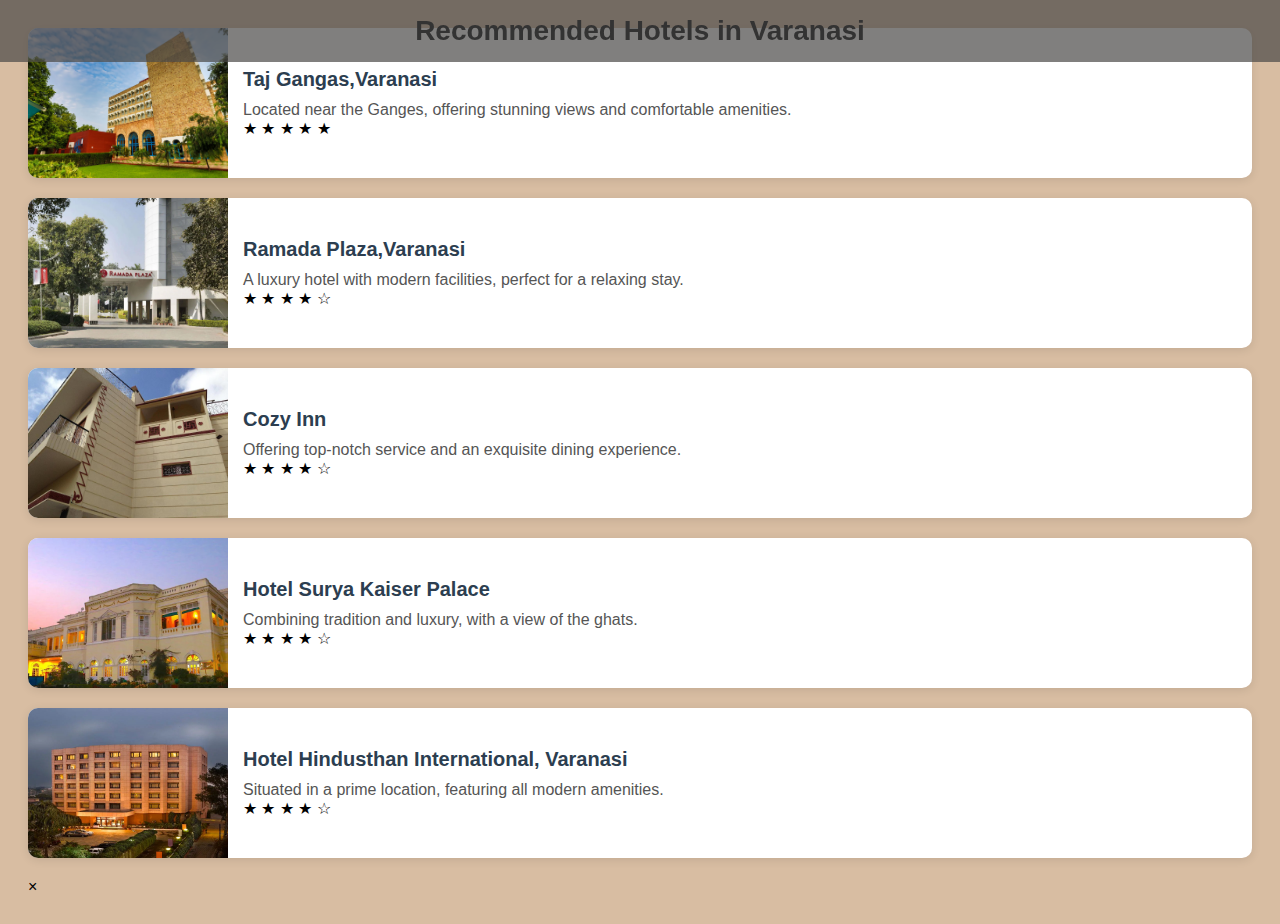
<file: hotelsvaranasi.html>
<!DOCTYPE html>
<html lang="en">
<head>
    <meta charset="UTF-8">
    <meta name="viewport" content="width=device-width, initial-scale=1.0">
    <title>Recommended Hotels in Varanasi</title>
    <style>
        body {
            font-family: Arial, sans-serif;
            background-color:#d8bda2;
            padding: 20px;
        }
        h1 {
            text-align: center;
            margin-bottom: 40px;
            color: #333;
        }
        .hotel {
            display: flex;
            background: white;
            border-radius: 10px;
            box-shadow: 0 2px 10px rgba(0, 0, 0, 0.1);
            margin-bottom: 20px;
            overflow: hidden;
        }
        .hotel img {
            width: 200px; /* Fixed width for images */
            height: 150px; /* Fixed height for images */
            object-fit: cover; /* Maintain aspect ratio */
        }
        .hotel-info {
            padding: 15px;
            display: flex;
            flex-direction: column;
            justify-content: center;
        }
        .hotel-info h2 {
            margin: 0 0 10px;
            font-size: 20px;
            color: #2c3e50;
        }
        .hotel-info p {
            margin: 0;
            color: #555;
        }
    </style>
</head>
<body>
    <header style="position: fixed; top: 0; left: 0; right: 0; background-color:  rgba(74, 73, 71, 0.7); color: white; padding: 15px; text-align: center; z-index: 1000;">
    <h1 style="margin: 0; font-size: 28px;">Recommended Hotels in Varanasi</h1>
    </header>

    <div class="hotel">
        <img src="taj ganga.jpg" alt="Taj ganga">
        <div class="hotel-info">
            <h2>Taj Gangas,Varanasi</h2>
            <p>Located near the Ganges, offering stunning views and comfortable amenities.</p>
            <div class="rating">
                <span class="star">★</span>
                <span class="star">★</span>
                <span class="star">★</span>
                <span class="star">★</span>
                <span class="star">★</span>
            </div>
        </div>
    </div>

    <div class="hotel">
        <img src="Ramada Plaza.webp" alt="amada Plaza">
        <div class="hotel-info">
            <h2>Ramada Plaza,Varanasi</h2>
            <p>A luxury hotel with modern facilities, perfect for a relaxing stay.</p>
            <div class="rating">
                <span class="star">★</span>
                <span class="star">★</span>
                <span class="star">★</span>
                <span class="star">★</span>
                <span class="star">☆</span>
            </div>
        </div>
    </div>

    <div class="hotel">
        <img src="cozy in picture1.jpg" alt="Cozy Inn">
        <div class="hotel-info">
            <h2>Cozy Inn</h2>
            <p>Offering top-notch service and an exquisite dining experience.</p>
            <div class="rating">
                <span class="star">★</span>
                <span class="star">★</span>
                <span class="star">★</span>
                <span class="star">★</span>
                <span class="star">☆</span>
            </div>
        </div>
    </div>

    <div class="hotel">
        <img src="Surya Kaiser.webp" alt="Hotel Surya Kaiser Palace">
        <div class="hotel-info">
            <h2>Hotel Surya Kaiser Palace</h2>
            <p>Combining tradition and luxury, with a view of the ghats.</p>
            <div class="rating">
                <span class="star">★</span>
                <span class="star">★</span>
                <span class="star">★</span>
                <span class="star">★</span>
                <span class="star">☆</span>
            </div>
        </div>
    </div>
    <div class="hotel" onclick="openModal('hindusthan')">
        <img src="Hindusthan.webp" alt="Hotel Hindusthan International, Varanasi">
        <div class="hotel-info">
            <h2>Hotel Hindusthan International, Varanasi</h2>
            <p>Situated in a prime location, featuring all modern amenities.</p>
            <div class="rating">
                <span class="star">★</span>
                <span class="star">★</span>
                <span class="star">★</span>
                <span class="star">★</span>
                <span class="star">☆</span>
            </div>
        </div>
    </div>
     <!-- Modal -->
    <div id="modal" class="modal">
        <span class="close" onclick="closeModal()">&times;</span>
        <div class="modal-content" id="modal-content">
            <!-- Images will be inserted here via JavaScript -->
        </div>
    </div>

    <script>
        function openModal(hotel) {
            const modalContent = document.getElementById("modal-content");
            modalContent.innerHTML = ""; // Clear previous images

            const images = {
                'taj_ganga': ['taj_ganga_1.jpg', 'taj_ganga_2.jpg', 'taj_ganga_3.jpg', 'taj_ganga_4.jpg', 'taj_ganga_5.jpg'],
                'ramada_plaza': ['ramada_1.jpg', 'ramada_2.jpg', 'ramada_3.jpg'],
                'cozy_inn': ['cozy_1.jpg', 'cozy_2.jpg', 'cozy_3.jpg'],
                'surya_kaiser': ['surya_1.jpg', 'surya_2.jpg', 'surya_3.jpg'],
                'hindusthan': ['hindusthan_1.jpg', 'hindusthan_2.jpg', 'hindusthan_3.jpg']
            };

            images[hotel].forEach(img => {
                const imageElement = document.createElement("img");
                imageElement.src = img;
                imageElement.alt = img;
                modalContent.appendChild(imageElement);
            });

            document.getElementById("modal").style.display = "block"; // Show modal
        }

        function closeModal() {
            document.getElementById("modal").style.display = "none"; // Hide modal
        }

        // Close modal if user clicks outside of the modal content
        window.onclick = function(event) {
            const modal = document.getElementById("modal");
            if (event.target === modal) {
                closeModal();
            }
        }
    </script>
</body>
</html>
</file>
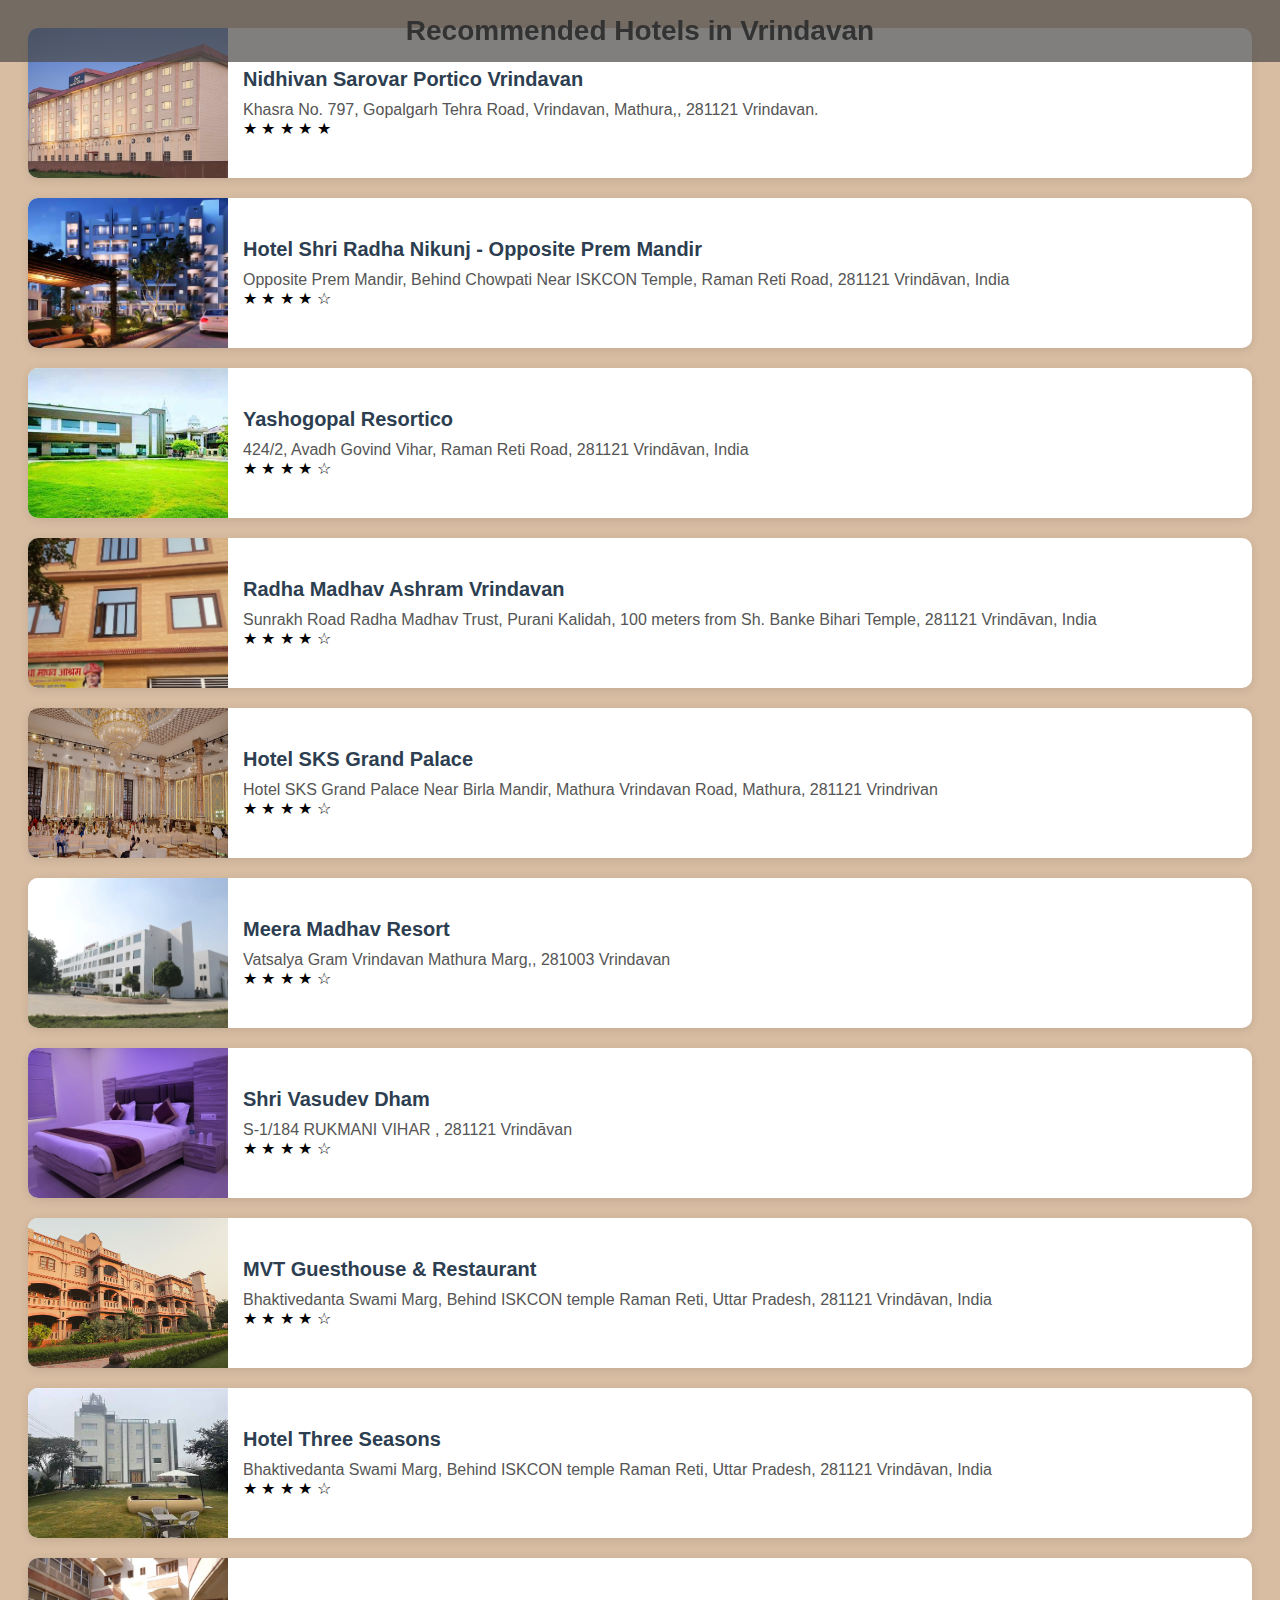
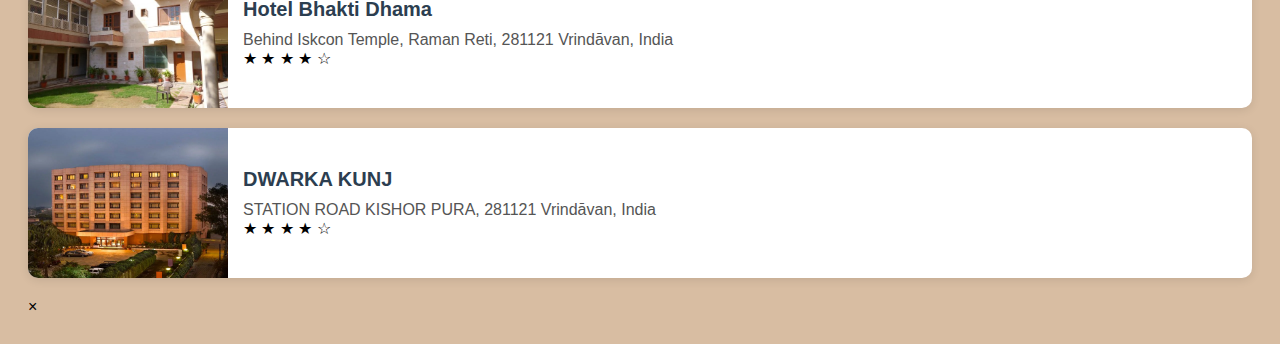
<file: hotelsvrindavan.html>
<!DOCTYPE html>
<html lang="en">
<head>
    <meta charset="UTF-8">
    <meta name="viewport" content="width=device-width, initial-scale=1.0">
    <title>Recommended Hotels in Vrindavan</title>
    <style>
        body {
            font-family: Arial, sans-serif;
            background-color:#d8bda2;
            padding: 20px;
        }
        h1 {
            text-align: center;
            margin-bottom: 40px;
            color: #333;
        }
        .hotel {
            display: flex;
            background: white;
            border-radius: 10px;
            box-shadow: 0 2px 10px rgba(0, 0, 0, 0.1);
            margin-bottom: 20px;
            overflow: hidden;
        }
        .hotel img {
            width: 200px; /* Fixed width for images */
            height: 150px; /* Fixed height for images */
            object-fit: cover; /* Maintain aspect ratio */
        }
        .hotel-info {
            padding: 15px;
            display: flex;
            flex-direction: column;
            justify-content: center;
        }
        .hotel-info h2 {
            margin: 0 0 10px;
            font-size: 20px;
            color: #2c3e50;
        }
        .hotel-info p {
            margin: 0;
            color: #555;
        }
    </style>
</head>
<body>
    <header style="position: fixed; top: 0; left: 0; right: 0; background-color:  rgba(74, 73, 71, 0.7); color: white; padding: 15px; text-align: center; z-index: 1000;">
    <h1 style="margin: 0; font-size: 28px;">Recommended Hotels in Vrindavan</h1>
    </header>

    <div class="hotel">
        <img src="Nidhivan_Back_Facade_wuqrys.avif" alt="Nidhivan Sarovar Portico Vrindavan">
        <div class="hotel-info">
            <h2>Nidhivan Sarovar Portico Vrindavan</h2>
            <p>Khasra No. 797, Gopalgarh Tehra Road, Vrindavan, Mathura,, 281121 Vrindavan.</p>
            <div class="rating">
                <span class="star">★</span>
                <span class="star">★</span>
                <span class="star">★</span>
                <span class="star">★</span>
                <span class="star">★</span>
            </div>
        </div>
    </div>

    <div class="hotel">
        <img src="hotel-shri-radha-nikunj-vrindavan-vrindavan-vqd34nd32r.avif" alt="Hotel Shri Radha Nikunj - Opposite Prem Mandir">
        <div class="hotel-info">
            <h2>Hotel Shri Radha Nikunj - Opposite Prem Mandir</h2>
            <p>Opposite Prem Mandir, Behind Chowpati Near ISKCON Temple, Raman Reti Road, 281121 Vrindāvan, India</p>
            <div class="rating">
                <span class="star">★</span>
                <span class="star">★</span>
                <span class="star">★</span>
                <span class="star">★</span>
                <span class="star">☆</span>
            </div>
        </div>
    </div>

    <div class="hotel">
        <img src="Yashogopal Resortico.jpg" alt="Yashogopal Resortico">
        <div class="hotel-info">
            <h2>Yashogopal Resortico</h2>
            <p>424/2, Avadh Govind Vihar, Raman Reti Road, 281121 Vrindāvan, India</p>
            <div class="rating">
                <span class="star">★</span>
                <span class="star">★</span>
                <span class="star">★</span>
                <span class="star">★</span>
                <span class="star">☆</span>
            </div>
        </div>
    </div>

    <div class="hotel">
        <img src="Radha Madhav Ashram Vrindavan.avif" alt="Radha Madhav Ashram Vrindavan">
        <div class="hotel-info">
            <h2>Radha Madhav Ashram Vrindavan</h2>
            <p>Sunrakh Road Radha Madhav Trust, Purani Kalidah, 100 meters from Sh. Banke Bihari Temple, 281121 Vrindāvan, India</p>
            <div class="rating">
                <span class="star">★</span>
                <span class="star">★</span>
                <span class="star">★</span>
                <span class="star">★</span>
                <span class="star">☆</span>
            </div>
        </div>
    </div>
    <div class="hotel">
        <img src="Hotel SKS Grand Palace.jpg" alt="Hotel SKS Grand Palace">
        <div class="hotel-info">
            <h2>Hotel SKS Grand Palace</h2>
            <p>Hotel SKS Grand Palace Near Birla Mandir, Mathura Vrindavan Road, Mathura, 281121 Vrindrivan</p>
            <div class="rating">
                <span class="star">★</span>
                <span class="star">★</span>
                <span class="star">★</span>
                <span class="star">★</span>
                <span class="star">☆</span>
            </div>
        </div>
    </div>
    <div class="hotel">
        <img src="Meera Madhav Resort.webp"alt="Meera Madhav Resort">
        <div class="hotel-info">
            <h2>Meera Madhav Resort</h2>
            <p>Vatsalya Gram Vrindavan Mathura Marg,, 281003 Vrindavan</p>
            <div class="rating">
                <span class="star">★</span>
                <span class="star">★</span>
                <span class="star">★</span>
                <span class="star">★</span>
                <span class="star">☆</span>
            </div>
        </div>
    </div>
    <div class="hotel">
        <img src="Shri Vasudev Dham.jpeg" alt="Shri Vasudev Dham">
        <div class="hotel-info">
            <h2>Shri Vasudev Dham</h2>
            <p>S-1/184 RUKMANI VIHAR , 281121 Vrindāvan</p>
            <div class="rating">
                <span class="star">★</span>
                <span class="star">★</span>
                <span class="star">★</span>
                <span class="star">★</span>
                <span class="star">☆</span>
            </div>
        </div>
    </div>
    <div class="hotel">
        <img src="MVT Guesthouse & Restaurant.png" alt="MVT Guesthouse & Restaurant">
        <div class="hotel-info">
            <h2>MVT Guesthouse & Restaurant</h2>
            <p>Bhaktivedanta Swami Marg, Behind ISKCON temple Raman Reti, Uttar Pradesh, 281121 Vrindāvan, India</p>
            <div class="rating">
                <span class="star">★</span>
                <span class="star">★</span>
                <span class="star">★</span>
                <span class="star">★</span>
                <span class="star">☆</span>
            </div>
        </div>
    </div>
    <div class="hotel">
        <img src="Hotel Three Seasons.jpg" alt="Hotel Three Seasons">
        <div class="hotel-info">
            <h2>Hotel Three Seasons</h2>
            <p>Bhaktivedanta Swami Marg, Behind ISKCON temple Raman Reti, Uttar Pradesh, 281121 Vrindāvan, India</p>
            <div class="rating">
                <span class="star">★</span>
                <span class="star">★</span>
                <span class="star">★</span>
                <span class="star">★</span>
                <span class="star">☆</span>
            </div>
        </div>
    </div>
    <div class="hotel">
        <img src="Hotel Bhakti Dhama.jpg" alt="Hotel Bhakti Dhama">
        <div class="hotel-info">
            <h2>Hotel Bhakti Dhama</h2>
            <p>Behind Iskcon Temple, Raman Reti, 281121 Vrindāvan, India</p>
            <div class="rating">
                <span class="star">★</span>
                <span class="star">★</span>
                <span class="star">★</span>
                <span class="star">★</span>
                <span class="star">☆</span>
            </div>
        </div>
    </div>
    <div class="hotel" onclick="openModal('hindusthan')">
        <img src="Hindusthan.webp" alt="DWARKA KUNJ">
        <div class="hotel-info">
            <h2>DWARKA KUNJ</h2>
            <p>STATION ROAD KISHOR PURA, 281121 Vrindāvan, India</p>
            <div class="rating">
                <span class="star">★</span>
                <span class="star">★</span>
                <span class="star">★</span>
                <span class="star">★</span>
                <span class="star">☆</span>
            </div>
        </div>
    </div>
     <!-- Modal -->
    <div id="modal" class="modal">
        <span class="close" onclick="closeModal()">&times;</span>
        <div class="modal-content" id="modal-content">
            <!-- Images will be inserted here via JavaScript -->
        </div>
    </div>

    <script>
        function openModal(hotel) {
            const modalContent = document.getElementById("modal-content");
            modalContent.innerHTML = ""; // Clear previous images

            const images = {
                'taj_ganga': ['taj_ganga_1.jpg', 'taj_ganga_2.jpg', 'taj_ganga_3.jpg', 'taj_ganga_4.jpg', 'taj_ganga_5.jpg'],
                'ramada_plaza': ['ramada_1.jpg', 'ramada_2.jpg', 'ramada_3.jpg'],
                'cozy_inn': ['cozy_1.jpg', 'cozy_2.jpg', 'cozy_3.jpg'],
                'surya_kaiser': ['surya_1.jpg', 'surya_2.jpg', 'surya_3.jpg'],
                'hindusthan': ['hindusthan_1.jpg', 'hindusthan_2.jpg', 'hindusthan_3.jpg']
            };

            images[hotel].forEach(img => {
                const imageElement = document.createElement("img");
                imageElement.src = img;
                imageElement.alt = img;
                modalContent.appendChild(imageElement);
            });

            document.getElementById("modal").style.display = "block"; // Show modal
        }

        function closeModal() {
            document.getElementById("modal").style.display = "none"; // Hide modal
        }

        // Close modal if user clicks outside of the modal content
        window.onclick = function(event) {
            const modal = document.getElementById("modal");
            if (event.target === modal) {
                closeModal();
            }
        }
    </script>
</body>
</html>
</file>
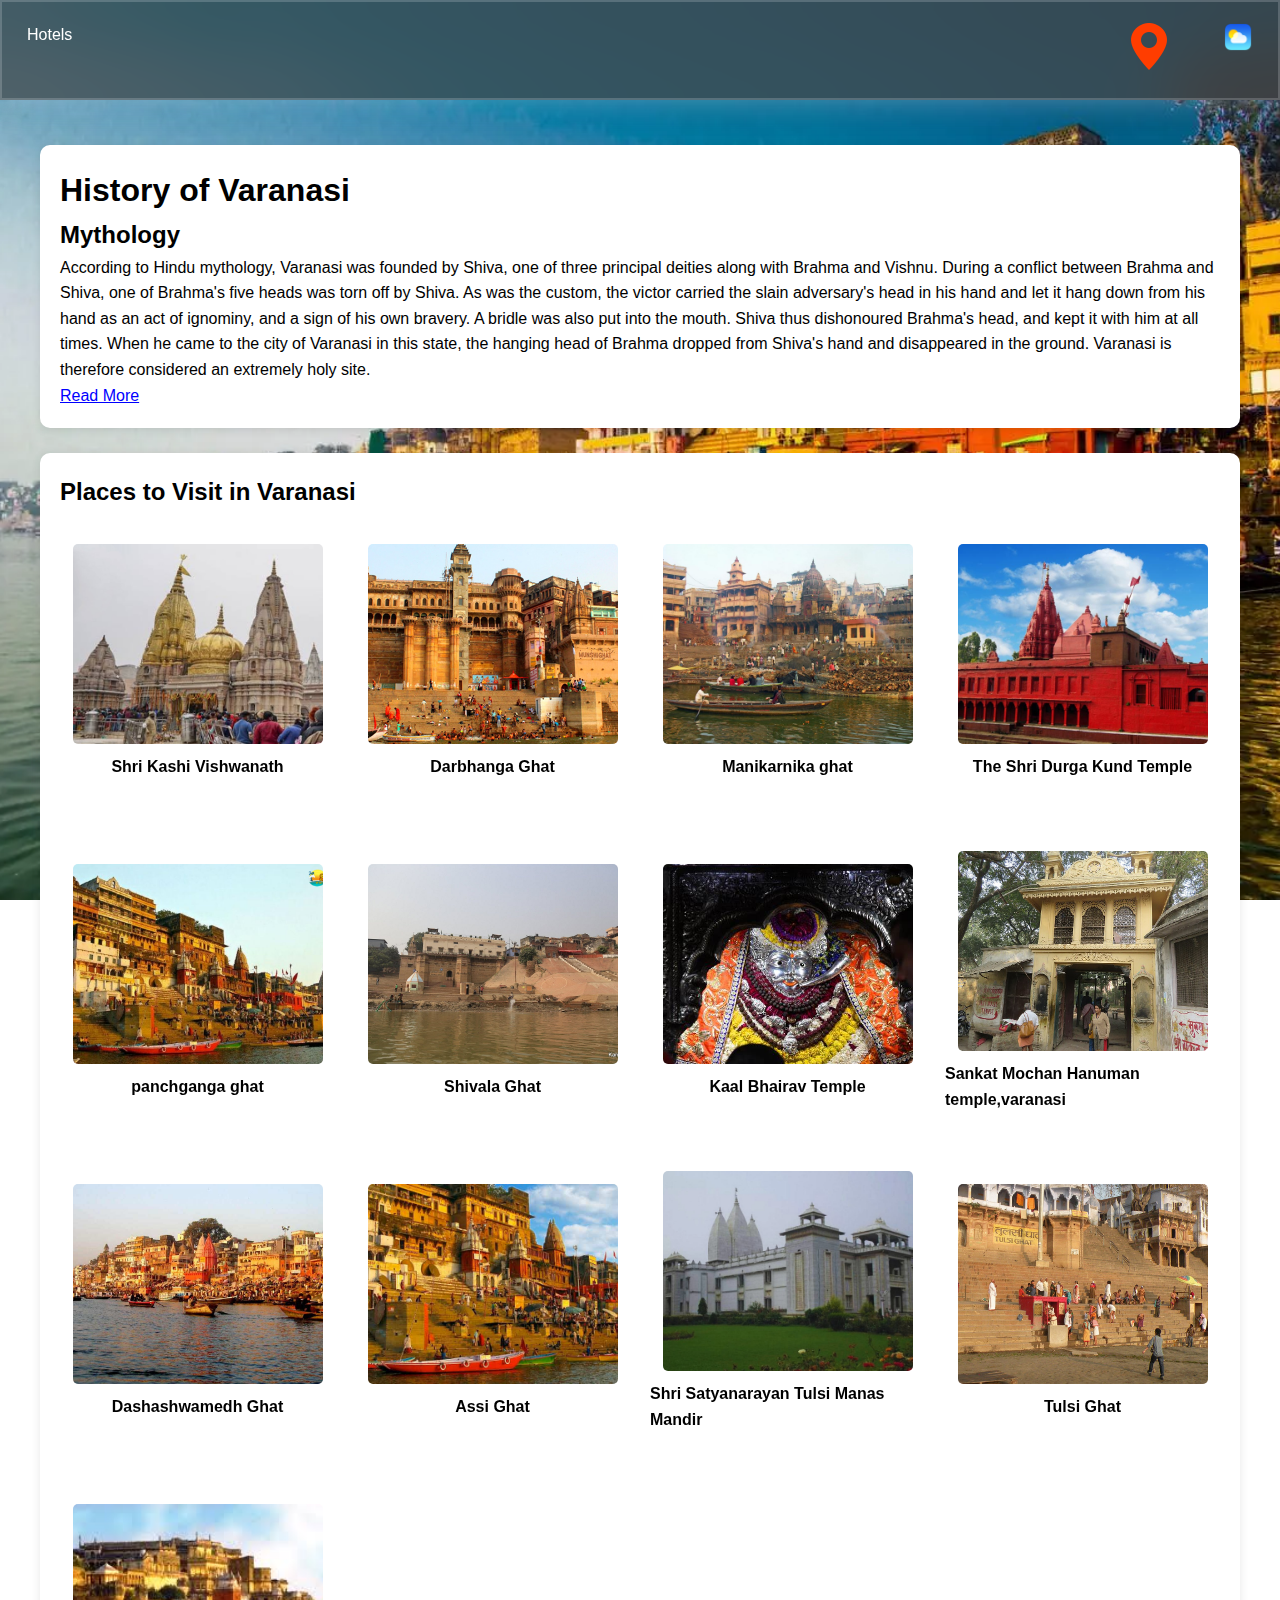
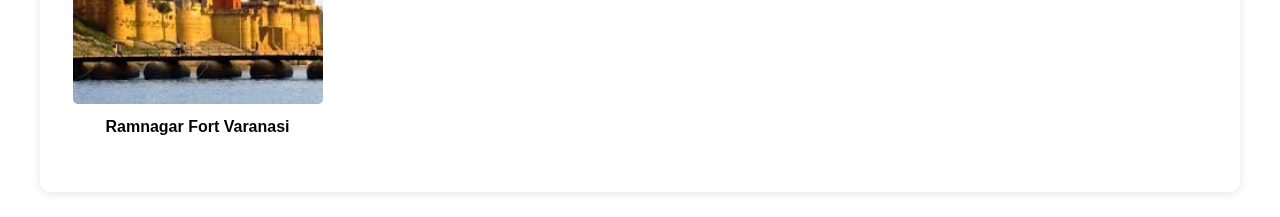
<file: varanasi.html>
<!DOCTYPE html>
<html lang="en">
<head>
    <meta charset="UTF-8">
    <meta name="viewport" content="width=device-width, initial-scale=1.0">
    <title>Explore Varanasi</title>
    <style>
         * {
            box-sizing: border-box;
            margin: 0;
            padding: 0;
        }
        body {
            font-family: Arial, sans-serif;
            line-height: 1.6;
            background-color: #ac9080;
            background: url('varanasi bg.webp') no-repeat center center fixed; 
            background-size: cover;
            padding-top: 60px; /* Space for fixed header */
        }
        nav {
            background-color: rgba(74, 73, 71, 0.7);
            display: flex;
            justify-content: center;
            padding: 10px 0;
            position: fixed; 
            width: 100%; 
            top: 0; /* Fixed to the top */
            z-index: 999; /* Above content */
            backdrop-filter: blur(30px);
            box-shadow: 0px 0px 30px rgba(227,228,237,0.37);
            border: 2px solid rgba(255, 255, 255, 0.18);
        }
        nav a {
            color: white;
            text-decoration: none;
            padding: 10px 15px;
            margin: 0 10px;
            transition: background 0.3s;
        }
        nav a:hover {
            background: rgba(255, 255, 255, 0.2);
        }
        .hidden {
            display: none;
        }
        .read-more {
            color: blue;
            cursor: pointer;
            text-decoration: underline;
        }
        .content {
            max-width: 1200px;
            margin: 85px auto 20px; /* Reduced bottom margin */
            padding: 20px;
            background: white;
            border-radius: 10px;
            box-shadow: 0 2px 10px rgba(0, 0, 0, 0.1);
        }
        .places {
            max-width: 1200px;
            margin: 25px auto; /* Center the places section */
            padding: 20px;
            background: white;
            border-radius: 10px;
            box-shadow: 0 2px 10px rgba(0, 0, 0, 0.1);
        }
        .card-container {
    display: grid;
    grid-template-columns: repeat(4, 1fr); /* 4 cards per row */
    gap: 20px; /* Space between cards */
}

.card {
    perspective: 1000px; /* Add perspective for 3D effect */
    height: 300px;

}

.card-inner {
    position: relative;
    width: 100%;
    height: 300px; /* Set a fixed height */
    transition: transform 0.6s;
    transform-style: preserve-3d; /* Ensure children are in 3D space */
}

.card-front, .card-back {
    position: absolute;
    width: 100%;
    height: 100%;
    backface-visibility: hidden; /* Hide the back side when not flipped */
    border-radius: 5px; /* Optional: Rounding */
    overflow: hidden; /* Hide overflow */
}

.card-front {
    z-index: 2; /* Ensure front is above */
    background-color: #fff; /* Background color */
    display: flex;
    justify-content: center;
    align-items: center;
    flex-direction: column;
}

.card-back {
    transform: rotateY(180deg); /* Position back side */
    background:#3e362e; /* Dark background */
    color: white;
    display: flex;
    justify-content: center;
    align-items: center;
    text-align: center;
    padding: 20px;
    overflow-y: auto;
}

.card:hover .card-inner {
    transform: rotateY(180deg); /* Flip the card on hover */
}

.card img {
    width: 250px;
    height: 200px;
    border-radius: 5px; /* Optional: Rounding for images */
    object-fit: cover
}

.card-title {
    margin-top: 10px;
    font-size: 16px;
    font-weight: bold;
}
.hidden {
    display: none;
}
#weather.hidden {
    display: none;
}
#weather {
    position: absolute; /* Change from fixed */
    top: 50px; /* Adjust to appear below the weather icon */
    right: 20px; /* Align near the icon */
    background: white;
    padding: 10px;
    border-radius: 10px;
    box-shadow: 0 2px 10px rgba(0, 0, 0, 0.2);
    font-size: 14px;
    z-index: 1000;
}
@media (max-width: 768px) {
    .card-container {
        grid-template-columns: repeat(2, 1fr); /* 2 cards per row on smaller screens */
    }
    .card {
        height: 250px; /* Adjust for smaller screens */
    }

    .card-inner {
        height: 250px;
    }

    .card img {
        width: 200px;
        height: 200px;
    }
}
@media (max-width: 480px) {
    .card-container {
        grid-template-columns: 1fr; /* 1 card per row on mobile */
    }
    .card {
        height: 220px; /* Further adjustment for mobile screens */
    }

    .card-inner {
        height: 220px;
    }

    .card img {
        width: 180px;
        height: 180px;
    }
}

    </style>
</head>
<body>
    <nav>
        <a href="hotelsvaranasi.html">Hotels</a>
        <a href="https://www.google.com/maps/place/Varanasi,+Uttar+Pradesh" target="_blank" style="margin-left: auto; color: white; text-decoration: none;">
         <img src="icons8-location-48.png">
    </a>
    <a href="javascript:void(0);" id="weather-icon" onclick="toggleWeather()" style="color: white; text-decoration: none; margin-left: 10px;">
    <img src="Weather-icon.png" alt="Weather" style="width: 30px; height: 30px;">
    </a>
        </nav>   
        <div id="weather" class="hidden">
            <p id="description">Weather: --</p>
            <p id="temperature">Temperature: --</p>
            <p id="humidity">Humidity: --</p>
        </div>     
    <div class="content">
        <h1>History of Varanasi</h1>
        <h2 style="color:black;">Mythology</h2>
        <p>According to Hindu mythology, Varanasi was founded by Shiva, one of three principal deities along with Brahma and Vishnu. During a conflict between Brahma and Shiva, one of Brahma's five heads was torn off by Shiva. As was the custom, the victor carried the slain adversary's head in his hand and let it hang down from his hand as an act of ignominy, and a sign of his own bravery. A bridle was also put into the mouth. Shiva thus dishonoured Brahma's head, and kept it with him at all times. When he came to the city of Varanasi in this state, the hanging head of Brahma dropped from Shiva's hand and disappeared in the ground. Varanasi is therefore considered an extremely holy site.</p>
        <div id="extraText" class="hidden">
            <p>The Pandavas, the protagonists of the Hindu epic Mahabharata, are said to have visited the city in search of Shiva to atone for their sins of fratricide and brahmahatya that they had committed during the Kurukshetra War. It is regarded as one of seven holy cities (Sapta Puri) which can provide Moksha; Ayodhya, Mathura, Haridwar, Kashi, Kanchipuram, Avanti, and Dvārakā are the seven cities known as the givers of liberation. The princesses Ambika and Ambalika of Kashi were wed to the Hastinapur ruler Vichitravirya, and they later gave birth to Pandu and Dhritarashtra. Bhima, a son of Pandu, married a Kashi princess Valandhara and their union resulted in the birth of Sarvaga, who later ruled Kashi. Dhritarasthra's eldest son Duryodhana also married a Kashi princess Bhanumati, who later bore him a son Lakshmana Kumara and a daughter Lakṣmaṇā. The Cakkavatti Sīhanāda Sutta text of Buddhism puts forth an idea stating that Varanasi will one day become the fabled kingdom of Ketumati in the time of Maitreya.</p>
        </div>
        <span id="readMoreBtn" class="read-more" onclick="toggleReadMore()">Read More</span>
    </div>
    <div class="places">
        <h2 style="color:black;">Places to Visit in Varanasi</h2>
    

    <div class="card-container">
        <!-- Card 1 -->
        <div class="card">
            <div class="card-inner">
                <div class="card-front">
                    <img src="Kashi_Vishwanath.jpg" alt="Shri Kashi Vishwanath">
                    <div class="card-title">Shri Kashi Vishwanath</div>
                </div>
                <div class="card-back">
                    <div>Shri Kashi Vishwanath is the jyotirlinga of Shiva Vishveshwara, or Vishvanath. A visit to the temple and a bath in the Ganges is one of many methods believed to lead one on a path to moksha (liberation).The current temple structure was rebuilt in the 18th century by Queen Ahilyabai Holkar. Mahashivaratri and Navratri are important festivals celebrated at this temple. The best time to visit Kashi Vishwanath Temple in Varanasi is from November to February.
                        <br><br>
                        <!-- Location Link -->
                        <a href="https://maps.app.goo.gl/bwy2ycqqKpUSpyrj9" target="_blank" style="color: yellow; text-decoration: underline;">
                            View Location
                        </a>
                    </div>
                </div>
            </div>
        </div>

        <!-- Card 2 -->
        <div class="card">
            <div class="card-inner">
                <div class="card-front">
                    <img src="darbhanga-ghat-varanasi-.jpg" alt="Darbhanga Ghat">
                    <div class="card-title">Darbhanga Ghat</div>
                </div>
                <div class="card-back">
                    <div>Darbhanga Ghat is a imposing palace with its towers and turrets was built in the early 1900 by the royal family of Bihar. One of the highlights of this palace is the very early lift that was operated by hand. Darbhanga Ghat gives royal look to Ghats of river Ganga
                        <br><br>
                        <!-- Location Link -->
                        <a href="https://maps.app.goo.gl/wnMprt7fh93QyFJH9" target="_blank" style="color: yellow; text-decoration: underline;">
                            View Location
                        </a>
                    </div>
                </div>
            </div>
        </div>

        <!-- Card 3 -->
        <div class="card">
            <div class="card-inner">
                <div class="card-front">
                    <img src="Manikarnika-ghat.jpg" alt="Manikarnika ghat">
                    <div class="card-title">Manikarnika ghat</div>
                </div>
                <div class="card-back">
                    <div>This ghat is famous for the bodies cremation and burning. According to Hindu mythology, Manikarnika Ghat is believed to be the place where the either the earring or eye of Sati fell down when Lord Shiva was carrying her to the Himalaya In Hinduism, death is considered a gateway to another life marked by the result of one's karma. It is believed that a human's soul attains moksha, and hence breaks the cycle of rebirth when cremated here.
                        <br><br>
                        <!-- Location Link -->
                        <a href="https://maps.app.goo.gl/ccSKprChpiNGyDe67" target="_blank" style="color: yellow; text-decoration: underline;">
                            View Location
                        </a>
                    </div>
                </div>
            </div>
        </div>

        <!-- Card 4 -->
        <div class="card">
            <div class="card-inner">
                <div class="card-front">
                    <img src="durga-temple.jpg" alt="The Shri Durga Kund Temple">
                    <div class="card-title">The Shri Durga Kund Temple</div>
                </div>
                <div class="card-back">
                    <div>The Shri Durga Kund Temple, also known simply as Durga Temple,It is dedicated to Goddess Durga, who is revered as a symbol of divine power and protection in Hinduism. This temple is one of the important religious and tourist attractions in Varanasi due to its unique architecture and historical significance.
                        <br><br>
                        <!-- Location Link -->
                        <a href="https://maps.app.goo.gl/Ldi4xgc77SFpAiDG7" target="_blank" style="color: yellow; text-decoration: underline;">
                            View Location
                        </a>
                    </div>
                </div>
            </div>
        </div>

        <!-- Card 5 -->
        <div class="card">
            <div class="card-inner">
                <div class="card-front">
                    <img src="panchganga-ghat.jpg" alt="panchganga ghat">
                    <div class="card-title">panchganga ghat</div>
                </div>
                <div class="card-back">
                    <div>A ghat where five rivers are said to converge, offering a unique spiritual experience.It is believed that Ganga is invisibly the confluence of four other rivers- Yamuna, Saraswati, Kirna and Dhootpapa, hence this place is named 'Panchganga'.Panch Ganga ghat is one of the 5 oldest and most important ghats in Varanasi and is believed to have been built by the sage Bhrigu during the time of the Mahabharat. Pilgrims visit this ghat to take a dip in the holy waters of the Ganga and offer prayers to the gods. It is believed that bathing in the waters of the Panch Ganga Ghat can wash away one’s sins and help attain salvation.
                        <br><br>
                        <!-- Location Link -->
                        <a href="https://maps.app.goo.gl/8s6kGVB7iBwnWWdu7" target="_blank" style="color: yellow; text-decoration: underline;">
                            View Location
                        </a>
                    </div>
                </div>
            </div>
        </div>

        <!-- Card 6 -->
        <div class="card">
            <div class="card-inner">
                <div class="card-front">
                    <img src="shivala-ghat.jpg" alt="Shivala Ghat">
                    <div class="card-title">Shivala Ghat</div>
                </div>
                <div class="card-back">
                    <div>Shivala ghat is one of the largest ghats in Varanasi, India.Shivala Ghat is quite famous religiously and historically too. There are a number of historic monuments around the Ghat. The mansion of the King of Nepal, King Sanjay Vikram is situated right next to the Ghat, also the Chet Singh Fortress.The view of the river from the Ghat is worth a visit.
                        <br><br>
                        <!-- Location Link -->
                        <a href="https://maps.app.goo.gl/JrSVkBfzrafL5ZLa8" target="_blank" style="color: yellow; text-decoration: underline;">
                            View Location
                        </a>
                    </div>
                </div>
            </div>
        </div>

        <!-- Card 7 -->
        <div class="card">
            <div class="card-inner">
                <div class="card-front">
                    <img src="kaal bhairav.jpeg" alt="Kaal Bhairav Temple">
                    <div class="card-title">Kaal Bhairav Temple</div>
                </div>
                <div class="card-back">
                    <div>Lord Kaal Bhairav is believed to be the guardian deity of Varanasi. He is considered the Kotwal (chief of police) of the city, responsible for maintaining order and protecting the sacred city. Devotees visit the temple to seek Lord Kaal Bhairav’s protection from negative forces, evil influences, and adversities.Bhairava, or Kala Bhairava, is a Shaivite and Vajrayāna deity worshipped by Hindus and Buddhists. In Shaivism, he is a powerful manifestation, or avatar, of Shiva.
                        <br><br>
                        <!-- Location Link -->
                        <a href="https://maps.app.goo.gl/XYcbsZyCK8jM4w1V8" target="_blank" style="color: yellow; text-decoration: underline;">
                            View Location
                        </a>
                    </div>
                </div>
            </div>
        </div>

        <!-- Card 8 -->
        <div class="card">
            <div class="card-inner">
                <div class="card-front">
                    <img src="hanuman-temple.jpg" alt="Sankat Mochan Hanuman temple,varanasi">
                    <div class="card-title">Sankat Mochan Hanuman temple,varanasi</div>
                </div>
                <div class="card-back">
                    <div>Sankat Mochan Hanuman temple is a Hindu temple in Varanasi, Uttar Pradesh, A temple dedicated to Lord Hanuman, known for its religious significance and beautiful architecture.India and is dedicated to the Hindu God Hanuman, in his form as "Sankat Mochan," meaning the "reliever from troubles".The temple was established by famous Hindu preacher and poet saint Sri Goswami Tulsidas in the early 16th century and is situated on the banks of the Assi river
                        <br><br>
                        <!-- Location Link -->
                        <a href="https://maps.app.goo.gl/8Df22c8oo46e6B5f6" target="_blank" style="color: yellow; text-decoration: underline;">
                            View Location
                        </a>
                    </div>
                </div>
            </div>
        </div>

        <!-- Card 9 -->
        <div class="card">
            <div class="card-inner">
                <div class="card-front">
                    <img src="dashashwamedh-ghat.jpg" alt="Dashashwamedh Ghat">
                    <div class="card-title">Dashashwamedh Ghat</div>
                </div>
                <div class="card-back">
                    <div>Dashashwamedh Ghat is a place of worship and a popular attraction in Varanasi. The daily Ganga Aarti ritual is held here, making it a must-visit destination for travellers. Experience the beauty of the ghat by taking a boat ride, observing traditional rituals, or capturing.
                        <br><br>
                        <!-- Location Link -->
                        <a href="https://maps.app.goo.gl/t159ZN8ywjuoSQ5J9" target="_blank" style="color: yellow; text-decoration: underline;">
                            View Location
                        </a>
                    </div>
                </div>
            </div>
        </div>

        <!-- Card 10 -->
        <div class="card">
            <div class="card-inner">
                <div class="card-front">
                    <img src="assi-ghat.jpg" alt="Assi Ghat">
                    <div class="card-title">Assi Ghat</div>
                </div>
                <div class="card-back">
                    <div>Shri Kashi Vishwanath is the jyotirlinga of Shiva Vishveshwara, or Vishvanath. A visit to the temple and a bath in the Ganges is one of many methods believed to lead one on a path to moksha (liberation).Assi Ghat is the southernmost ghat in Varanasi.To most visitors to Varanasi, it is known for being a place where long-term foreign students, researchers, and tourists live.The ghat hosts Subah-e-Banaras, a cultural and spiritual event, in the mornings
                        <br><br>
                        <!-- Location Link -->
                        <a href="https://maps.app.goo.gl/UFuCPoaTrXbA7pdo9" target="_blank" style="color: yellow; text-decoration: underline;">
                            View Location
                        </a>
                    </div>
                </div>
            </div>
        </div>

        <!-- Card 11 -->
        <div class="card">
            <div class="card-inner">
                <div class="card-front">
                    <img src="shri-satyanarayan-tulsi-manas-mandir.jpg" alt="Shri Satyanarayan Tulsi Manas Mandir">
                    <div class="card-title">Shri Satyanarayan Tulsi Manas Mandir</div>
                </div>
                <div class="card-back">
                    <div>Shri Satyanarayan Tulsi Manas Mandir, located in the city of Varanasi, is a renowned Hindu temple dedicated to Lord Satyanarayan. This magnificent temple holds great significance among devotees and attracts thousands of visitors from all over the world.Visiting this temple is not just a religious experience but also a cultural one, providing insight into the city's rich history and traditions.
                        <br><br>
                        <!-- Location Link -->
                        <a href="https://maps.app.goo.gl/p7C5mCMkFcPWgNsu7" target="_blank" style="color: yellow; text-decoration: underline;">
                            View Location
                        </a>
                    </div>
                </div>
            </div>
        </div>
        <div class="card">
            <div class="card-inner">
                <div class="card-front">
                    <img src="tulsi-ghat.jpg" alt="Tulsi Ghat">
                    <div class="card-title">Tulsi Ghat</div>
                </div>
                <div class="card-back">
                    <div>Tulsi Ghat is one of the ghats in Varanasi. It is named after poet Tulsidas who lived there while he wrote the Ramcharitmanas and Hanuman Chalisa. Earlier, Tulsi Ghat was known as Lolark Ghat. It was in the year 1941 that Tulsi Ghat was made pucca (cemented) by industrialist, Baldeo Das Birla.
                        <br><br>
                        <!-- Location Link -->
                        <a href="https://maps.app.goo.gl/NE4djkoZicnjgXwp8" target="_blank" style="color: yellow; text-decoration: underline;">
                            View Location
                        </a>
                    </div>
                </div>
            </div>
        </div>
        <!-- Card 12 -->
        <div class="card">
            <div class="card-inner">
                <div class="card-front">
                    <img src="ramnagar.jpeg" alt="Ramnagar Fort Varanasi">
                    <div class="card-title">Ramnagar Fort Varanasi</div>
                </div>
                <div class="card-back">
                    <div>The fort is built in red sandstone and has a temple and a museum within the grounds and the temple is dedicated to Ved Vyasa, who wrote Mahabharata, the great Indian epic. The Ramnagar fort museum displays a Royal collection which includes vintage Cars, palanquins, swords and old guns, ivory work and antique clocks.
                        <br><br>
                        <!-- Location Link -->
                        <a href="https://maps.app.goo.gl/w5Yx3mQcP2dizDQQ9" target="_blank" style="color: yellow; text-decoration: underline;">
                            View Location
                        </a>
                    </div>
                </div>
            </div>
        </div>
    </div>
    </div>
    <script>
        function toggleReadMore() {
            const extraText = document.getElementById('extraText');
            const readMoreBtn = document.getElementById('readMoreBtn');
            if (extraText.classList.contains('hidden')) {
                extraText.classList.remove('hidden');
                readMoreBtn.textContent = 'Read Less';
            } else {
                extraText.classList.add('hidden');
                readMoreBtn.textContent = 'Read More';
            }
        }
        function toggleWeather() {
    const weatherContainer = document.getElementById('weather');
    if (weatherContainer.classList.contains('hidden')) {
        weatherContainer.classList.remove('hidden');
        getWeather(); // Fetch weather data when shown
    } else {
        weatherContainer.classList.add('hidden');
    }
}

function getWeather() {
    const apiKey = '14c67bc26d0de9b65b08629ef11f3571'; // Replace with your actual API key
    const city = 'Varanasi';
    const units = 'metric'; // Celsius
    const apiUrl = `https://api.openweathermap.org/data/2.5/weather?q=${city}&units=${units}&appid=${apiKey}`;

    fetch(apiUrl)
        .then(response => {
            if (!response.ok) {
                throw new Error('Network response was not ok');
            }
            return response.json();
        })
        .then(data => {
            const description = data.weather[0].description;
            const temperature = data.main.temp;
            const humidity = data.main.humidity;

            document.getElementById('description').textContent = `Weather: ${description}`;
            document.getElementById('temperature').textContent = `Temperature: ${temperature}°C`;
            document.getElementById('humidity').textContent = `Humidity: ${humidity}%`;
        })
        .catch(error => {
            console.error('Error fetching weather data:', error);
            document.getElementById('weather').innerHTML = '<p>Error fetching weather data</p>';
        });
}

    </script>
</body>
</html>
</file>
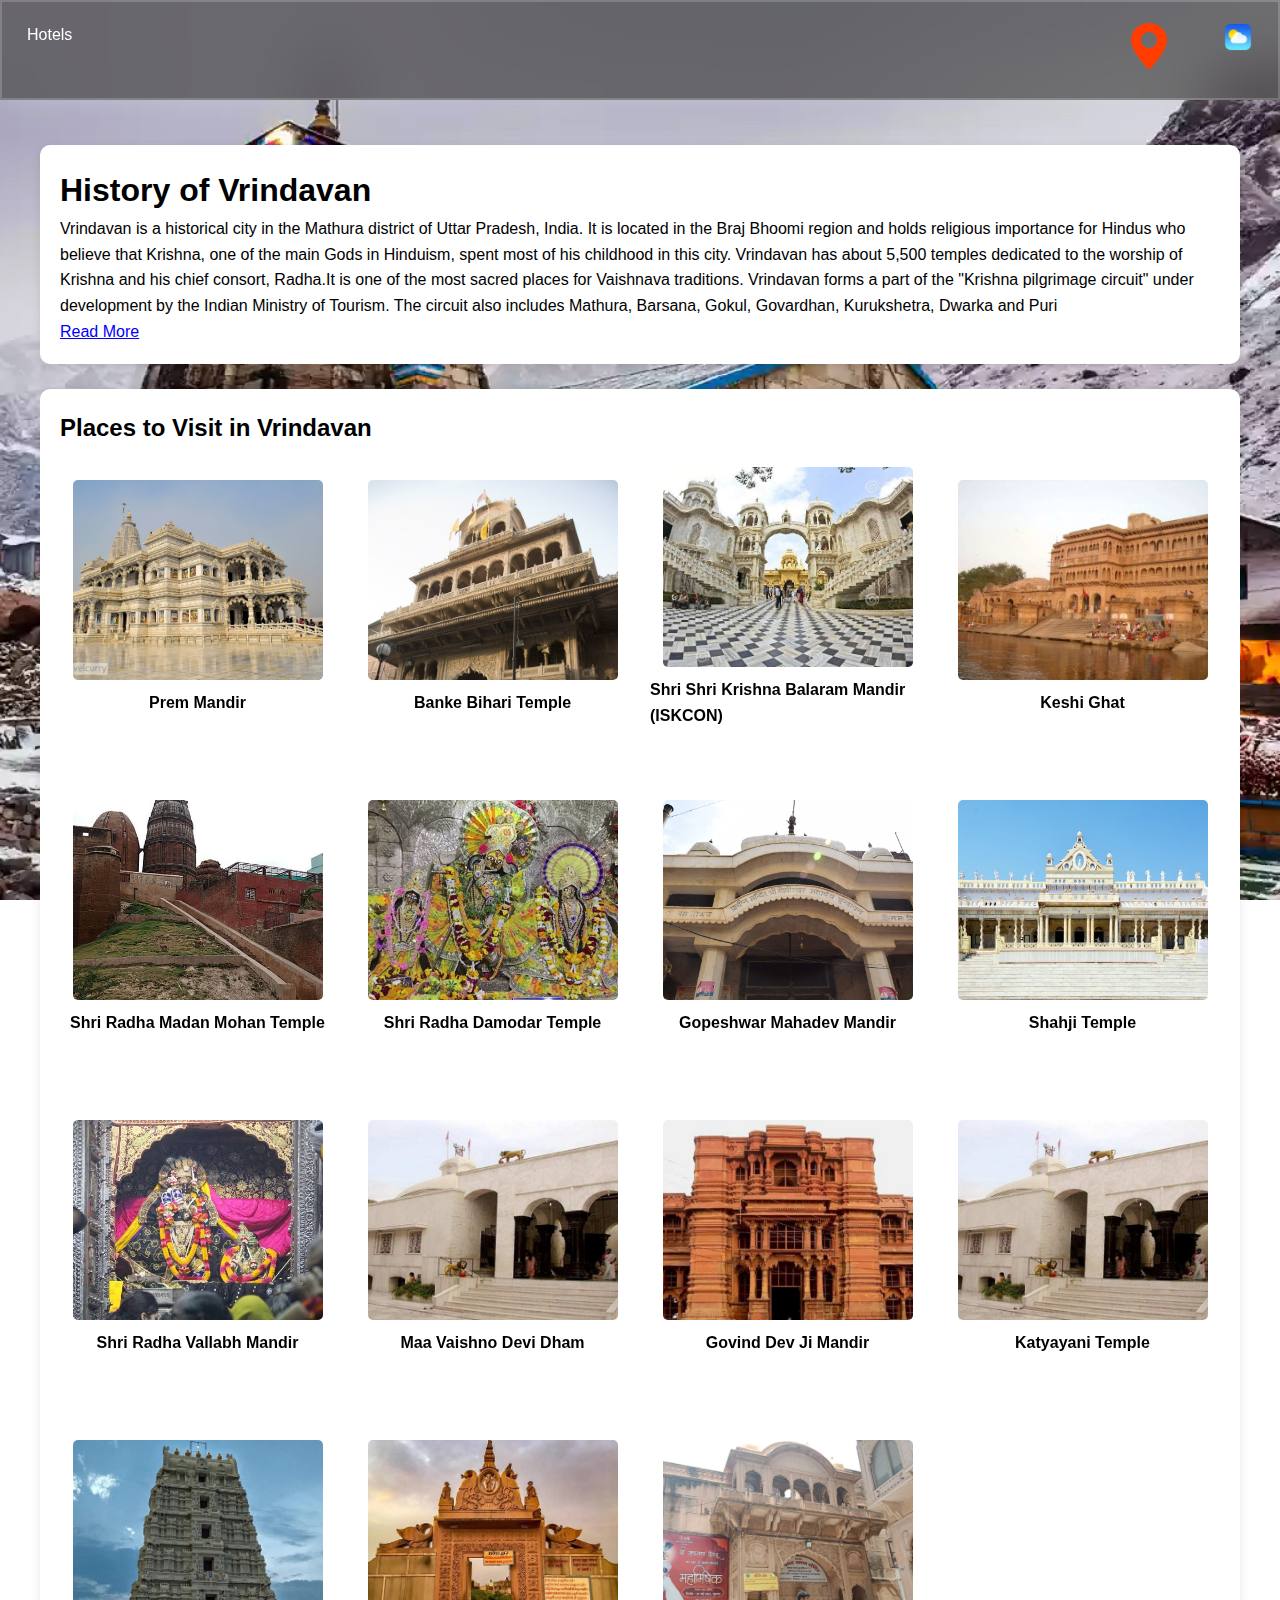
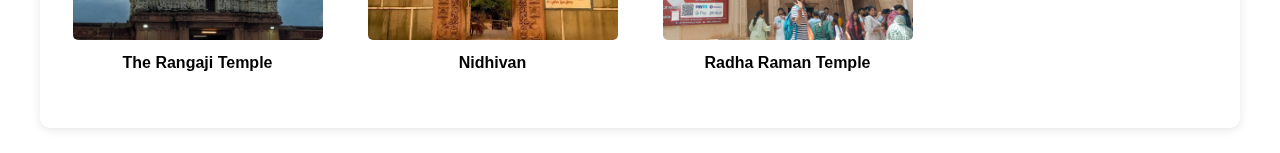
<file: vrindavan.html>
<!DOCTYPE html>
<html lang="en">
<head>
    <meta charset="UTF-8">
    <meta name="viewport" content="width=device-width, initial-scale=1.0">
    <title>Explore Kedarnath</title>
    <style>
         * {
            box-sizing: border-box;
            margin: 0;
            padding: 0;
        }
        body {
            font-family: Arial, sans-serif;
            line-height: 1.6;
            background-color: #ac9080;
            background: url('kedarnath.webp') no-repeat center center fixed; 
            background-size: cover;
            padding-top: 60px; /* Space for fixed header */
        }
        nav {
            background-color: rgba(74, 73, 71, 0.7);
            display: flex;
            justify-content: center;
            padding: 10px 0;
            position: fixed; 
            width: 100%; 
            top: 0; /* Fixed to the top */
            z-index: 999; /* Above content */
            backdrop-filter: blur(30px);
            box-shadow: 0px 0px 30px rgba(227,228,237,0.37);
            border: 2px solid rgba(255, 255, 255, 0.18);
        }
        nav a {
            color: white;
            text-decoration: none;
            padding: 10px 15px;
            margin: 0 10px;
            transition: background 0.3s;
        }
        nav a:hover {
            background: rgba(255, 255, 255, 0.2);
        }
        .hidden {
            display: none;
        }
        .read-more {
            color: blue;
            cursor: pointer;
            text-decoration: underline;
        }
        .content {
            max-width: 1200px;
            margin: 85px auto 20px; /* Reduced bottom margin */
            padding: 20px;
            background: white;
            border-radius: 10px;
            box-shadow: 0 2px 10px rgba(0, 0, 0, 0.1);
        }
        .places {
            max-width: 1200px;
            margin: 25px auto; /* Center the places section */
            padding: 20px;
            background: white;
            border-radius: 10px;
            box-shadow: 0 2px 10px rgba(0, 0, 0, 0.1);
        }
        .card-container {
    display: grid;
    grid-template-columns: repeat(4, 1fr); /* 4 cards per row */
    gap: 20px; /* Space between cards */
}

.card {
    perspective: 1000px; /* Add perspective for 3D effect */
    height: 300px;

}

.card-inner {
    position: relative;
    width: 100%;
    height: 300px; /* Set a fixed height */
    transition: transform 0.6s;
    transform-style: preserve-3d; /* Ensure children are in 3D space */
}

.card-front, .card-back {
    position: absolute;
    width: 100%;
    height: 100%;
    backface-visibility: hidden; /* Hide the back side when not flipped */
    border-radius: 5px; /* Optional: Rounding */
    overflow: hidden; /* Hide overflow */
}

.card-front {
    z-index: 2; /* Ensure front is above */
    background-color: #fff; /* Background color */
    display: flex;
    justify-content: center;
    align-items: center;
    flex-direction: column;
}

.card-back {
    transform: rotateY(180deg); /* Position back side */
    background: #3e362e; /* Dark background */
    color: white;
    display: flex;
    flex-direction: column; /* Align content vertically */
    justify-content: flex-start; /* Start content from the top */
    align-items: center;
    text-align: center;
    padding: 20px;
    overflow-y: auto; /* Enable scroll if content exceeds height */
}


.card:hover .card-inner {
    transform: rotateY(180deg); /* Flip the card on hover */
}

.card img {
    width: 250px;
    height: 200px;
    border-radius: 5px; /* Optional: Rounding for images */
    object-fit: cover
}

.card-title {
    margin-top: 10px;
    font-size: 16px;
    font-weight: bold;
}
.hidden {
    display: none;
}
#weather.hidden {
    display: none;
}
#weather {
    position: absolute; /* Change from fixed */
    top: 50px; /* Adjust to appear below the weather icon */
    right: 20px; /* Align near the icon */
    background: white;
    padding: 10px;
    border-radius: 10px;
    box-shadow: 0 2px 10px rgba(0, 0, 0, 0.2);
    font-size: 14px;
    z-index: 1000;
}
@media (max-width: 768px) {
    .card-container {
        grid-template-columns: repeat(2, 1fr); /* 2 cards per row on smaller screens */
    }
    .card {
        height: 250px; /* Adjust for smaller screens */
    }

    .card-inner {
        height: 250px;
    }

    .card img {
        width: 200px;
        height: 200px;
    }
}
@media (max-width: 480px) {
    .card-container {
        grid-template-columns: 1fr; /* 1 card per row on mobile */
    }
    .card {
        height: 220px; /* Further adjustment for mobile screens */
    }

    .card-inner {
        height: 220px;
    }

    .card img {
        width: 180px;
        height: 180px;
    }
}

    </style>
</head>
<body>
    <nav>
        <a href="hotelsvrindavan.html">Hotels</a>
        <a href="https://maps.app.goo.gl/mN6zTdvue74cQnRn7" target="_blank" style="margin-left: auto; color: white; text-decoration: none;">
         <img src="icons8-location-48.png">
    </a>
    <a href="javascript:void(0);" id="weather-icon" onclick="toggleWeather()" style="color: white; text-decoration: none; margin-left: 10px;">
    <img src="Weather-icon.png" alt="Weather" style="width: 30px; height: 30px;">
    </a>
        </nav>   
        <div id="weather" class="hidden">
            <p id="description">Weather: --</p>
            <p id="temperature">Temperature: --</p>
            <p id="humidity">Humidity: --</p>
        </div>     
    <div class="content">
        <h1>History of Vrindavan</h1>
        
        <p>Vrindavan is a historical city in the Mathura district of Uttar Pradesh, India. It is located in the Braj Bhoomi region and holds religious importance for Hindus who believe that Krishna, one of the main Gods in Hinduism, spent most of his childhood in this city. Vrindavan has about 5,500 temples dedicated to the worship of Krishna and his chief consort, Radha.It is one of the most sacred places for Vaishnava traditions.
        Vrindavan forms a part of the "Krishna pilgrimage circuit" under development by the Indian Ministry of Tourism. The circuit also includes Mathura, Barsana, Gokul, Govardhan, Kurukshetra, Dwarka and Puri
        <div id="extraText" class="hidden">
        <p>Vrindavan, deeply rooted in Hindu culture and history, emerged as a significant pilgrimage site in the 16th and 17th centuries through a treaty between Muslim and Hindu rulers. It holds immense spiritual importance, especially in connection with Lord Krishna.
        allabha Charya, a prominent saint, visited Vrindavan at the age of eleven and later undertook three barefoot pilgrimages across India, delivering Bhagavad Gita discourses at 84 sites, now revered as Pushtimarg Baithaks. He spent four months annually in Vrindavan, shaping the Pushtimarg tradition.
        The spiritual significance of Vrindavan was revived in 1515 when Chaitanya Mahaprabhu rediscovered the sacred sites linked to Krishna's life.
        Over the last 250 years, urbanization has drastically reduced Vrindavan's dense forests, threatening its wildlife, including peacocks, cows, and monkeys, and leaving only fragments of its natural beauty.
        </p>
        </div>
        <span id="readMoreBtn" class="read-more" onclick="toggleReadMore()">Read More</span>
    </div>
    <div class="places">
        <h2 style="color:black;">Places to Visit in Vrindavan</h2>
    

    <div class="card-container">
        <!-- Card 1 -->
        <div class="card">
            <div class="card-inner">
                <div class="card-front">
                    <img src="prem mandir.jpg" alt="Prem Mandir">
                    <div class="card-title">Prem Mandir</div>
                </div>
                <div class="card-back">
                    <div>Prem Mandir, Vrindavan is a magnificent temple dedicated to Radha-Krishna and Sita-Ram, symbolizing divine love and devotion. Built by Jagadguru Kripalu Parishat and inaugurated in 2012, it is famous for its intricate marble architecture, life-like carvings, and beautiful gardens.
                    The temple showcases Krishna's pastimes through sculptures and light shows, offering both spiritual and visual appeal. Located on Chattikara Road, Vrindavan, it is easily accessible from Mathura and Delhi. A visit to Prem Mandir provides a peaceful and divine experience for devotees and tourists alike.
                    <br><br>
                    <!-- Location Link -->
                    <a href="https://maps.app.goo.gl/DLjniTpdJKaWv8W69" target="_blank" style="color: yellow; text-decoration: underline;">
                        View Location
                    </a>
                </div>
            </div>
        </div>
    </div>

        <!-- Card 2 -->
        <div class="card">
            <div class="card-inner">
                <div class="card-front">
                    <img src="banke bhihari.jpg".jpg" alt="Banke Bihari Temple">
                    <div class="card-title">Banke Bihari Temple</div>
                </div>
                <div class="card-back">
                    <div>Banke Bihari Temple, Vrindavan, is dedicated to Banke Bihari, believed to be the combined form of Radha and Krishna. Originally worshipped at Nidhivan, the idol was moved to its present temple, built around 1864.
                    The idol stands in the Tribhanga posture and was worshipped by Swami Haridas under the name Kunj Bihari, meaning "the one who enjoys in the groves of Vrindavan."
                    In the temple, Banke Bihari is worshipped as a child, so no early morning aarti or bells are allowed to avoid disturbance. Mangala aarti is performed only on Krishna Janmashtami.
                    Curtains are drawn every five minutes during darshan to prevent Banke Bihari from following devotees home, as per belief. Sharad Purnima is the only day he holds a flute, and during Shravan, he is placed in a swing.
                    <br><br>
                    <!-- Location Link -->
                        <a href="https://maps.app.goo.gl/PkLyYjdKeNxLPtdW9" target="_blank" style="color: yellow; text-decoration: underline;">
                            View Location
                        </a>
                    </div>
                </div>
            </div>
        </div>

        <!-- Card 3 -->
        <div class="card">
            <div class="card-inner">
                <div class="card-front">
                    <img src="iskon.jpg" alt="Shri Shri Krishna Balaram Mandir (ISKCON)">
                    <div class="card-title">Shri Shri Krishna Balaram Mandir (ISKCON)</div>
                </div>
                <div class="card-back">
                    <div>Shri Shri Krishna Balaram Mandir (ISKCON), Vrindavan is one of the most famous temples in Vrindavan, dedicated to Lord Krishna and his elder brother Lord Balaram. It was established in 1975 by Srila Prabhupada, the founder of the International Society for Krishna Consciousness (ISKCON), to spread the teachings of Lord Krishna and Bhagavad Gita.The temple creates a spiritually uplifting atmosphere with daily kirtans and bhajans. Major festivals like Janmashtami, Rath Yatra, and Holi are celebrated with great enthusiasm.Special attractions include Govinda’s Restaurant (pure vegetarian food), a Goshala (cow shelter), Bhagavad Gita classes, and a book store. It is a significant spiritual hub for devotees and tourists alike.
                        <br><br>
                        <!-- Location Link -->
                        <a href="https://maps.app.goo.gl/n3gCouX5Aoi9MBPA7" target="_blank" style="color: yellow; text-decoration: underline;">
                            View Location
                        </a>
                    </div>
                </div>
            </div>
        </div>
        <div class="card">
            <div class="card-inner">
                <div class="card-front">
                    <img src="keshi ghat.jpg" alt="Keshi Ghat">
                    <div class="card-title">Keshi Ghat</div>
                </div>
                <div class="card-back">
                    <div>Keshi Ghat, Vrindavan is a sacred spot on the Yamuna River, named after the demon Keshi, whom Lord Krishna defeated here. It is a key pilgrimage site, known for its peaceful atmosphere, beautiful views, and historical significance. Devotees visit for rituals, prayers, and reflection, especially during festivals like Janmashtami. The ghat features temples and is a serene place for meditation and worship. It's easily accessible by foot, rickshaw, or taxi from central Vrindavan.
                        <br><br>
                        <!-- Location Link -->
                        <a href="https://maps.app.goo.gl/eBWpHAqkHgpfPEfe6" target="_blank" style="color: yellow; text-decoration: underline;">
                            View Location
                        </a>
                    </div>
                </div>
            </div>
        </div>

        <!-- Card 4 -->
        <div class="card">
            <div class="card-inner">
                <div class="card-front">
                    <img src="Shri Radha Madan Mohan Temple.jpg" alt="Shri Radha Madan Mohan Temple">
                    <div class="card-title">Shri Radha Madan Mohan Temple</div>
                </div>
                <div class="card-back">
                    <div>Shri Radha Madan Mohan Temple is situated in Vrindavan of Indian state of Uttar Pradesh.It is one of the oldest and highly revered temple of Vrindavan. The presiding deity of the temple is Madan Mohan, a form of the god Krishna who is present in the central altar of the temple with his consort goddess Radha and Lalita gopi on either sides of him.The temple is one of the earliest temples of Vrindavan which has architectural influences from existing Mughal architecture and as well as Kalinga Nagara Style of Indian Temple Architecture The temple is built in the Nagara style of architecture. On the bank of Yamuna River, Radha Madan Mohan Temple stands at a height of 50 feet near Kaliya Ghat. It is also one of the most popular Goswami shrines in Uttar Pradesh
                        <br><br>
                        <!-- Location Link -->
                        <a href="https://maps.app.goo.gl/pwufF9TuueAseFgH6" target="_blank" style="color: yellow; text-decoration: underline;">
                            View Location
                        </a>
                    </div>
                </div>
            </div>
        </div>
        <!-- Card 6 -->
        <div class="card">
            <div class="card-inner">
                <div class="card-front">
                    <img src="shri radha damodar temple.jpg" alt="Shri Radha Damodar Temple">
                    <div class="card-title">Shri Radha Damodar Temple</div>
                </div>
                <div class="card-back">
                    <div>Shri Radha Damodar Temple in Vrindavan, Uttar Pradesh, is dedicated to Radha and Krishna, worshiping Krishna as Damodar with his consort Radha. Founded by Jiva Goswami in 1542 CE, it is one of the seven main Goswami temples of Vrindavan. The temple belongs to the Gaudiya Vaishnavism tradition. It houses the Giriraj Shila, believed to bear Krishna's footprints, and is associated with the belief that four circumambulations of the temple equal one around Govardhana Hill. The temple also contains the samadhis of saints like Rupa Goswami, Jiva Goswami, and Krishnadasa Kaviraja. Srila Prabhupada, founder of ISKCON, stayed here for six years before his journey to the USA.
                        <br><br>
                        <!-- Location Link -->
                        <a href="https://maps.app.goo.gl/myXvpdvcGsMq6mcY9" target="_blank" style="color: yellow; text-decoration: underline;">
                            View Location
                        </a>
                    </div>
                </div>
            </div>
        </div>

        <!-- Card 7 -->
        <div class="card">
            <div class="card-inner">
                <div class="card-front">
                    <img src="gopeshwar mahadev.jpg" alt="Gopeshwar Mahadev Mandir">
                    <div class="card-title">Gopeshwar Mahadev Mandir</div>
                </div>
                <div class="card-back">
                    <div>Gopeshwar Mahadev Mandir in Vrindavan is dedicated to Lord Shiva as Gopeshwar Mahadev. It is believed that Lord Shiva came here to witness Lord Krishna's pastimes. The temple is an important pilgrimage site for devotees, offering prayers and seeking blessings. It is located near Radha Vallabh Mandir.
                    According to legend, Lord Shiva, desiring to participate in Krishna's leelas (divine pastimes), took the form of Gopeshwar Mahadev and settled in Vrindavan. He is believed to have worshipped Lord Krishna here and was later granted the privilege of being a part of Krishna's circle of devotees.
                        <br><br>
                        <!-- Location Link -->
                        <a href="https://maps.app.goo.gl/w6Eofm6Xkd5JtBgT7" target="_blank" style="color: yellow; text-decoration: underline;">
                            View Location
                        </a>
                    </div>
                </div>
            </div>
        </div>

        <!-- Card 8 -->
        <div class="card">
            <div class="card-inner">
                <div class="card-front">
                    <img src="Shahji Temple.jpg" alt="Shahji Temple">
                    <div class="card-title">Shahji Temple</div>
                </div>
                <div class="card-back">
                    <div>Shahji Temple in Vrindavan is a prominent and beautiful temple dedicated to Radha and Krishna. It was built in the 17th century by Shah Kundan Lal, a wealthy merchant and devotee of Lord Krishna. The temple is known for its unique architecture, featuring intricate carvings and stunning frescoes.
                    The main deity of the temple is Radha Krishna, and the temple is particularly famous for its Radha-Vallabh form of Krishna, who is worshipped alongside Radha in a divine and loving form.
                        <br><br>
                        <!-- Location Link -->
                        <a href="https://maps.app.goo.gl/8Df22c8oo46e6B5f6" target="_blank" style="color: yellow; text-decoration: underline;">
                            View Location
                        </a>
                    </div>
                </div>
            </div>
        </div>

        <!-- Card 9 -->
        <div class="card">
            <div class="card-inner">
                <div class="card-front">
                    <img src="radha vallabh.jpg" alt="Shri Radha Vallabh Mandir">
                    <div class="card-title">Shri Radha Vallabh Mandir</div>
                </div>
                <div class="card-back">
                    <div>Shri Radha Vallabh Mandir in Vrindavan is a prominent temple dedicated to Radha and Krishna. It is renowned for its unique worship of Radha Vallabh, a form of Krishna, where Radha is revered as the supreme goddess. The temple was established by Shri Radha Vallabh Ji Maharaj in the 16th century and follows the Radha Vallabh Sampradaya tradition.
                        <br><br>
                        <!-- Location Link -->
                        <a href="https://maps.app.goo.gl/fDhBLrBdXnCTPx327" target="_blank" style="color: yellow; text-decoration: underline;">
                            View Location
                        </a>
                    </div>
                </div>
            </div>
        </div>

        <!-- Card 10 -->
        <div class="card">
            <div class="card-inner">
                <div class="card-front">
                    <img src="vaishodevi1.jpg" alt="Maa Vaishno Devi Dham">
                    <div class="card-title">Maa Vaishno Devi Dham</div>
                </div>
                <div class="card-back">
                    <div>The Maa Vaishno Devi Dham in Vrindavan is a temple dedicated to Maa Vaishno Devi, one of the most revered deities in Hinduism. The temple is situated in Vrindavan, which is known for its association with Lord Krishna. While Vaishno Devi's main temple is in Katra, Jammu & Kashmir, there are several temples dedicated to her in various parts of India, including one in Vrindavan.
                    This temple in Vrindavan is a place of spiritual significance, offering devotees a peaceful environment to meditate, offer prayers, and seek blessings from Maa Vaishno Devi. The atmosphere is often serene, reflecting Vrindavan's devotional vibe and its connection to Hindu mythology.
                    If you're referring to a specific temple or location within Vrindavan related to Maa Vaishno Devi, it might be a relatively recent or smaller shrine, given that Vrindavan is more commonly associated with Lord Krishna and Radha.
                        <br><br>
                        <!-- Location Link -->
                        <a href="https://maps.app.goo.gl/goNuBxzYTBqkBGWm8" target="_blank" style="color: yellow; text-decoration: underline;">
                            View Location
                        </a>
                    </div>
                </div>
            </div>
        </div>

        <!-- Card 11 -->
        <div class="card">
            <div class="card-inner">
                <div class="card-front">
                    <img src="govind dev ji.jpg" alt="Govind Dev Ji Mandir">
                    <div class="card-title">Govind Dev Ji Mandir</div>
                </div>
                <div class="card-back">
                    <div>Govind Dev Ji Mandir in Vrindavan, built in 1590 by Raja Man Singh, is dedicated to Lord Krishna in his Govind Dev form. The temple features a unique blend of Mughal and Hindu architecture, with intricate carvings and a grand dome. The self-manifested idol of Krishna is the temple's main attraction. It is one of the most significant temples in Vrindavan, especially during festivals like Janmashtami and Radhashtami. The temple is known for daily kirtans, bhajans, and pujas, and is historically important in the Gaudiya Vaishnavism tradition. It was also linked to Srila Prabhupada of ISKCON.
                        <br><br>
                        <!-- Location Link -->
                        <a href="https://maps.app.goo.gl/4LRye9EC4HF5wgsn9" target="_blank" style="color: yellow; text-decoration: underline;">
                            View Location
                        </a>
                    </div>
                </div>
            </div>
        </div>
        <div class="card">
            <div class="card-inner">
                <div class="card-front">
                    <img src="katyayani.jpg" alt="Katyayani Temple">
                    <div class="card-title">Katyayani Temple</div>
                </div>
                <div class="card-back">
                    <div>Katyayani Temple in Vrindavan is a revered Hindu temple dedicated to Goddess Katyayani, one of the nine forms of Durga worshipped during Navaratri. According to Hindu mythology, Goddess Katyayani is believed to have appeared here to bless Lord Krishna and help him defeat the demon Kansa.
                        <br><br>
                        <!-- Location Link -->
                        <a href="https://maps.app.goo.gl/uyf9GGQzQGr2BZsg6" target="_blank" style="color: yellow; text-decoration: underline;">
                            View Location
                        </a>
                    </div>
                </div>
            </div>
        </div>
        <div class="card">
            <div class="card-inner">
                <div class="card-front">
                    <img src="rangaji temple.jpg" alt="The Rangaji Temple">
                    <div class="card-title">The Rangaji Temple</div>
                </div>
                <div class="card-back">
                    <div>The Rangaji Temple in Vrindavan is dedicated to Lord Ranganatha, a form of Lord Vishnu. Built in 1851, it blends South Indian and North Indian architectural styles. The temple features a reclining deity of Lord Vishnu and is known for its grand Rath Yatra (chariot festival). It is a key pilgrimage site for Vaishnavites.
                        <br><br>
                        <!-- Location Link -->
                        <a href="https://maps.app.goo.gl/7sKrbfEcCvW7Vuzi6" target="_blank" style="color: yellow; text-decoration: underline;">
                            View Location
                        </a>
                    </div>
                </div>
            </div>
        </div>
        <div class="card">
            <div class="card-inner">
                <div class="card-front">
                    <img src="nidhivan.jpg" alt="Nidhivan">
                    <div class="card-title">Nidhivan</div>
                </div>
                <div class="card-back">
                    <div>Nidhivan is a sacred forest area in Vrindavan, believed to be the place where Lord Krishna and Radha performed their divine pastimes. It is considered highly spiritual and is associated with many mystical stories. Devotees believe that the forest remains active at night with Krishna and his devotees continuing their divine activities. It is forbidden for anyone to stay in Nidhivan after sunset. The area is also known for its beautiful trees and the unique "Tulsi plants" that are said to change form at night.
                        <br><br>
                        <!-- Location Link -->
                        <a href="https://maps.app.goo.gl/vA1qFDSwTzUbmWW1A" target="_blank" style="color: yellow; text-decoration: underline;">
                            View Location
                        </a>
                    </div>
                </div>
            </div>
        </div>
        <!-- Card 12 -->
        <div class="card">
            <div class="card-inner">
                <div class="card-front">
                    <img src="radha raman.jpg" alt="Radha Raman Temple">
                    <div class="card-title">Radha Raman Temple</div>
                </div>
                <div class="card-back">
                    <div>Radha Raman Temple in Vrindavan is one of the most revered temples dedicated to Radha and Krishna, particularly the Radha Raman form of Lord Krishna. It was established by Goswami Gopala Bhatta in the 16th century and is known for its deep spiritual significance and historical importance in the Gaudiya Vaishnavism tradition.
                        <br><br>
                        <!-- Location Link -->
                        <a href="https://maps.app.goo.gl/2csa8PmAXFQEGZJXA" target="_blank" style="color: yellow; text-decoration: underline;">
                            View Location
                        </a>
                    </div>
                </div>
            </div>
        </div>
    </div>
    </div>
    <script>
        function toggleReadMore() {
            const extraText = document.getElementById('extraText');
            const readMoreBtn = document.getElementById('readMoreBtn');
            if (extraText.classList.contains('hidden')) {
                extraText.classList.remove('hidden');
                readMoreBtn.textContent = 'Read Less';
            } else {
                extraText.classList.add('hidden');
                readMoreBtn.textContent = 'Read More';
            }
        }
        function toggleWeather() {
    const weatherContainer = document.getElementById('weather');
    if (weatherContainer.classList.contains('hidden')) {
        weatherContainer.classList.remove('hidden');
        getWeather(); // Fetch weather data when shown
    } else {
        weatherContainer.classList.add('hidden');
    }
}

function getWeather() {
    const apiKey = '14c67bc26d0de9b65b08629ef11f3571'; // Replace with your actual API key
    const city = 'vrindavan';
    const units = 'metric'; // Celsius
    const apiUrl = `https://api.openweathermap.org/data/2.5/weather?q=${city}&units=${units}&appid=${apiKey}`;

    fetch(apiUrl)
        .then(response => {
            if (!response.ok) {
                throw new Error('Network response was not ok');
            }
            return response.json();
        })
        .then(data => {
            const description = data.weather[0].description;
            const temperature = data.main.temp;
            const humidity = data.main.humidity;

            document.getElementById('description').textContent = `Weather: ${description}`;
            document.getElementById('temperature').textContent = `Temperature: ${temperature}°C`;
            document.getElementById('humidity').textContent = `Humidity: ${humidity}%`;
        })
        .catch(error => {
            console.error('Error fetching weather data:', error);
            document.getElementById('weather').innerHTML = '<p>Error fetching weather data</p>';
        });
}

    </script>
</body>
</html>
</file>
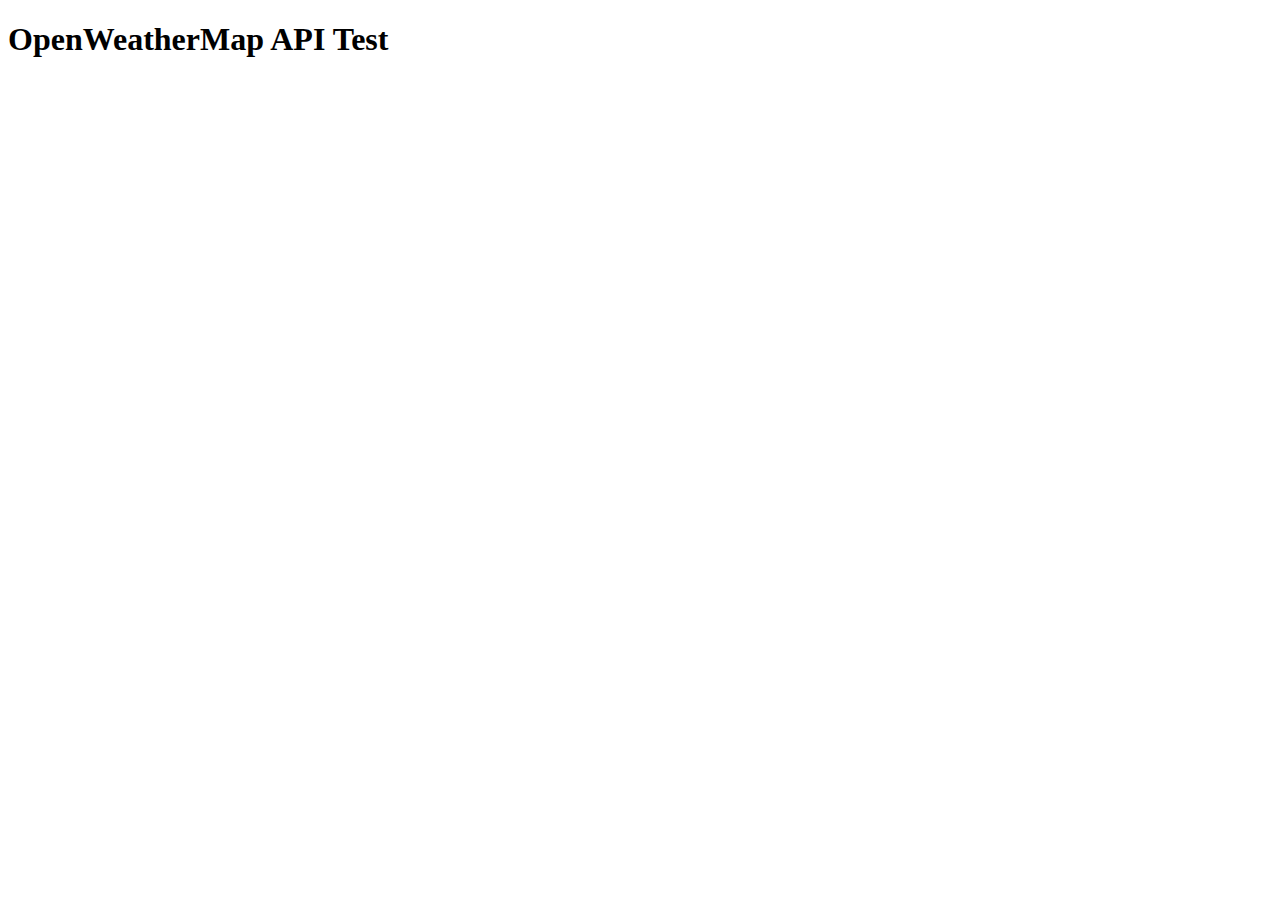
<file: weather test.html>
<!DOCTYPE html>
<html lang="en">
<head>
    <meta charset="UTF-8">
    <meta name="viewport" content="width=device-width, initial-scale=1.0">
    <title>Weather API Test</title>
</head>
<body>
    <h1>OpenWeatherMap API Test</h1>
    <script>
        const apiKey = '14c67bc26d0de9b65b08629ef11f3571';
        const city = 'Varanasi';
        const units = 'metric';
        const apiUrl = `https://api.openweathermap.org/data/2.5/weather?q=${city}&units=${units}&appid=${apiKey}`;

        fetch(apiUrl)
            .then(response => response.json())
            .then(data => console.log(data))
            .catch(error => console.error('Error:', error));
    </script>
</body>
</html>
</file>
<file: style.css>
* {
    box-sizing: border-box;
    margin: 0;
    padding: 0;
}
body {
    font-family: Arial, sans-serif;
    line-height: 1.6;
    background: url('image\ 3.jpeg') no-repeat center center fixed; 
    background-size: cover; 
    color: #333;
    padding-top: 60px; 
}
header {
    background-color: rgba(74, 73, 71, 0.7); 
    color: white;
    padding: 10px 0;
    text-align: center;
    position: fixed; 
    width: 100%; 
    top: 0; 
    z-index: 1000;
}
#hero {
    
    color:#4A4947; 
    padding: 100px 20px; 
    text-align: center;
    height: 400px; 
}
.cta-button {
    background: #B17457; 
    color: white;
    padding: 10px 20px;
    text-decoration: none;
    border-radius: 5px;
    margin-top: 20px; 
    display: inline-block; 
    transition: background 0.3s ease, transform 0.3s ease; 
}

.cta-button:hover {
    background:#D8D2C2; 
    transform: scale(1.05); 
}

#about, #destinations {
    background: rgba(255, 255, 255, 0.9); 
    padding: 20px;
    text-align: center;
    border-radius: 8px;
    margin: 20px auto;
    max-width: 600px;
    box-shadow: 0 2px 5px rgba(0, 0, 0, 0.1);
}
#destinations {
    background-color: #f9f9f9; 
    border: 1px solid #ccc;    
    border-radius: 8px;        
    padding: 20px;             
    margin: 20px auto;         
    max-width: 800px;          
    box-shadow: 0 4px 8px rgba(0, 0, 0, 0.1); 
    text-align: left;
}
.more-destinations {
    display: none; 
    margin-top: 10px;
}
.read-more {
    cursor: pointer; 
    color: blue;     
    text-decoration: underline; }
h3 {
    color: #4A4947;
}

.modal {
    display: none; 
    position: fixed; 
    z-index: 1000; 
    left: 0;
    top: 0;
    width: 100%; 
    height: 100%; 
    overflow: auto; 
    background-color: rgba(0, 0, 0, 0.4); 
}

.modal-content {
    background-color: #fefefe;
    margin: 15% auto; 
    padding: 20px;
    border: 1px solid #888;
    width: 80%; 
}

.close-button {
    color: #aaa;
    float: right;
    font-size: 28px;
    font-weight: bold;
}

.close-button:hover,
.close-button:focus {
    color: black;
    text-decoration: none;
    cursor: pointer;
}
</file>
